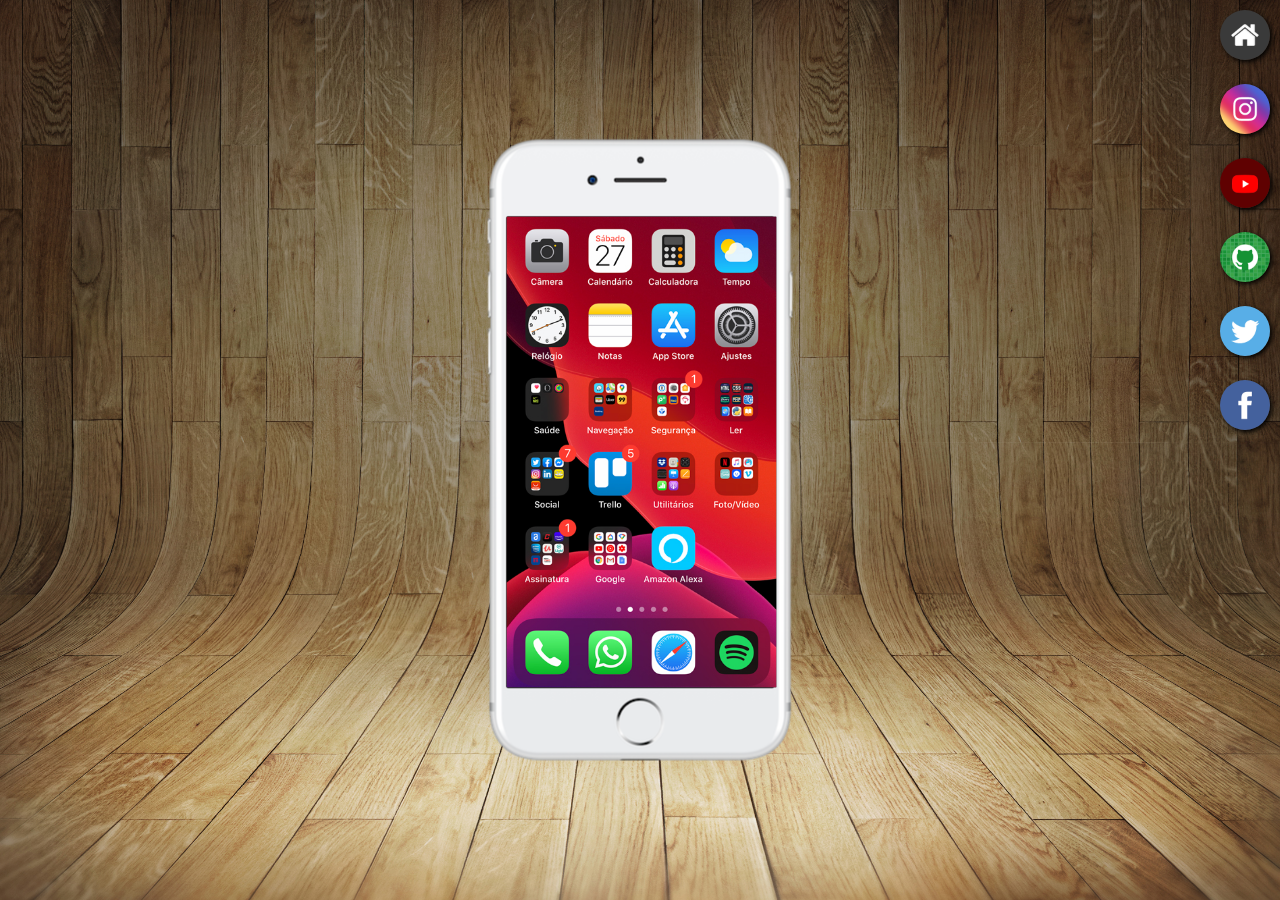
<file: index.html>
<!DOCTYPE html>
<html lang="pt-br">
<head>
    <meta charset="UTF-8">
    <meta http-equiv="X-UA-Compatible" content="IE=edge">
    <meta name="viewport" content="width=device-width, initial-scale=1.0">
    <link rel="shortcut icon" href="favicon.ico" type="image/x-icon">
    <link rel="stylesheet" href="styles/style.css">
    <title>Projeto Socials</title>
</head>
<body>
    <main>
       <section id="tlf">
        <iframe src="home.html" name="tela" id="tela" frameborder="0"></iframe>
       </section>

       <section id="socials">

        <a href="home.html" target="tela"><img src="imagens/logo-home.jpg" alt="Home"></a> <br>

        <a href="ig.html" target="tela"><img src="imagens/logo-instagram.jpg" alt=""></a> <br>

        <a href="yt.html" target="tela"><img src="imagens/logo-youtube.jpg" alt=""></a> <br>

        <a href="gt.html" target="tela"><img src="imagens/logo-github.jpg" alt=""></a> <br>

        <a href="tt.html" target="tela"><img src="imagens/logo-twitter.jpg" alt=""></a> <br>

        <a href="fb.html" target="tela"><img src="imagens/logo-facebook.jpg" alt=""></a> <br>

        
        
       </section> 
    </main>
</body>
</html>
</file>
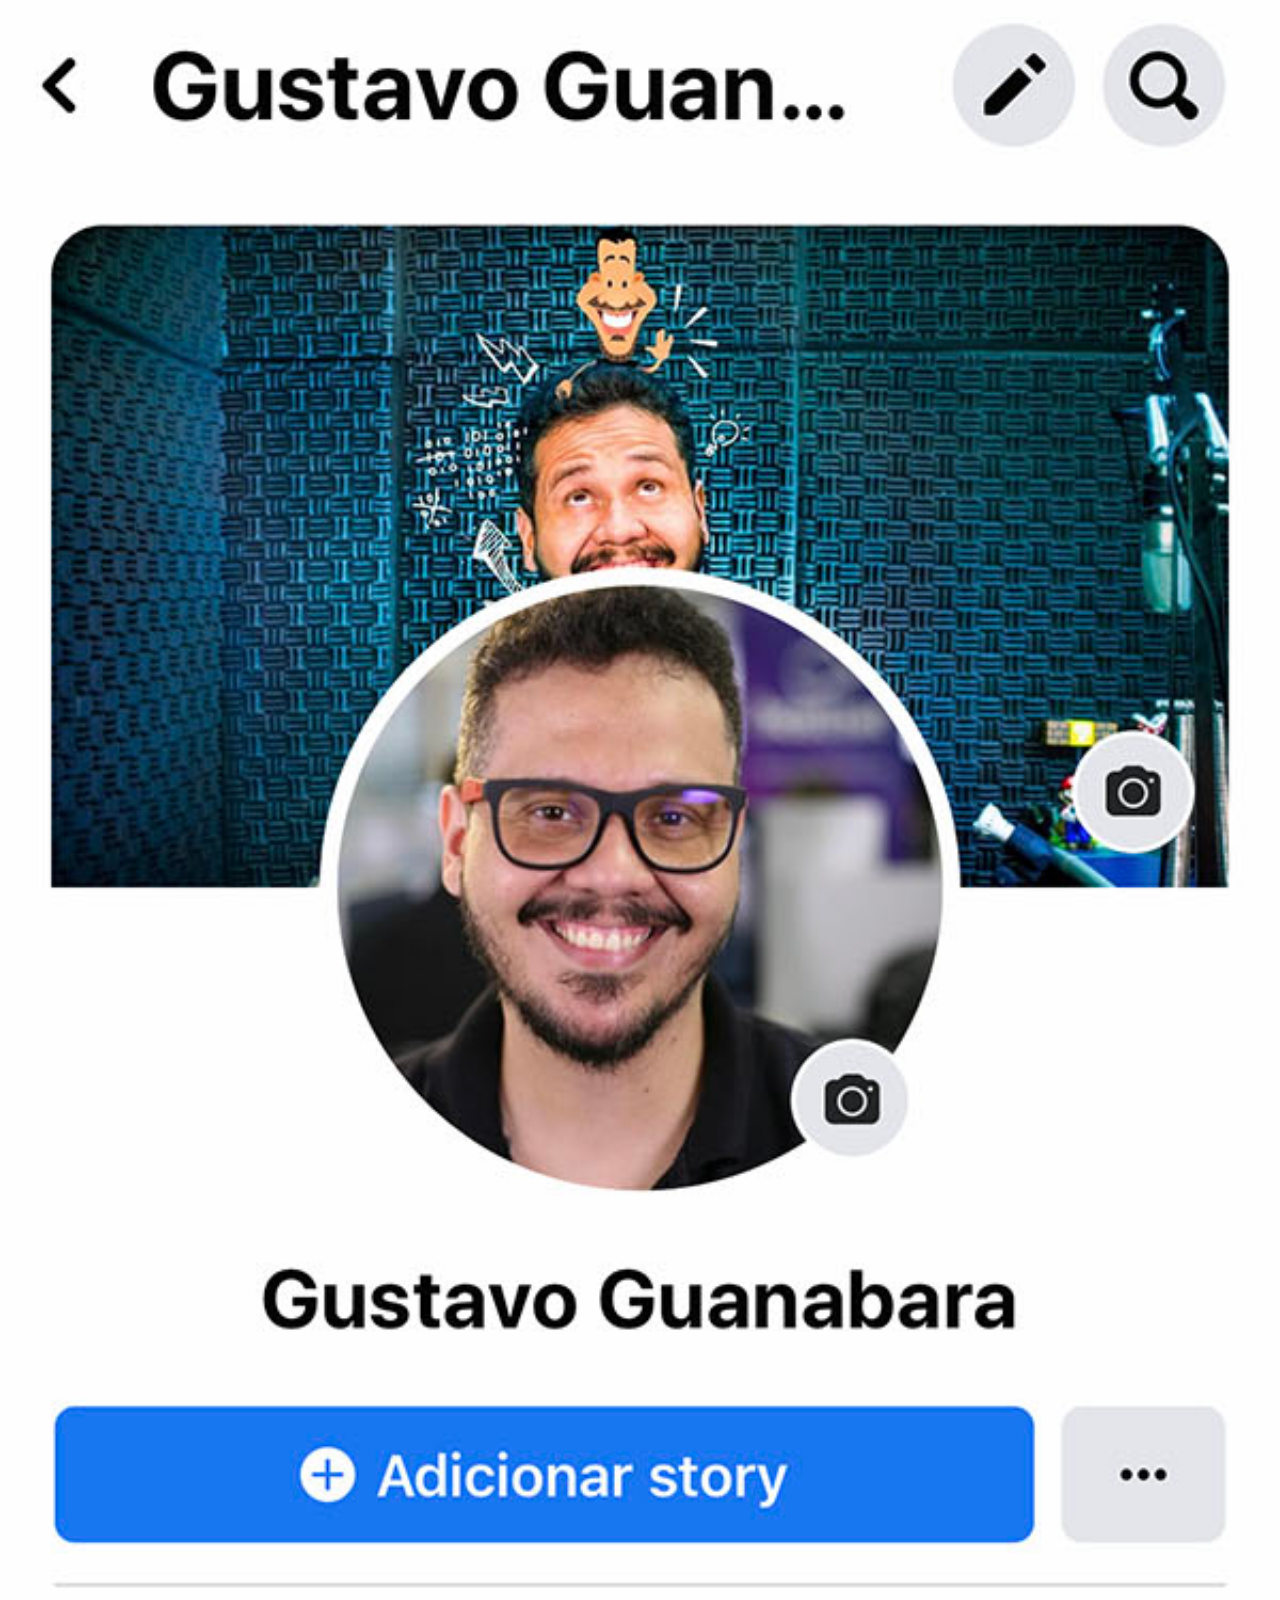
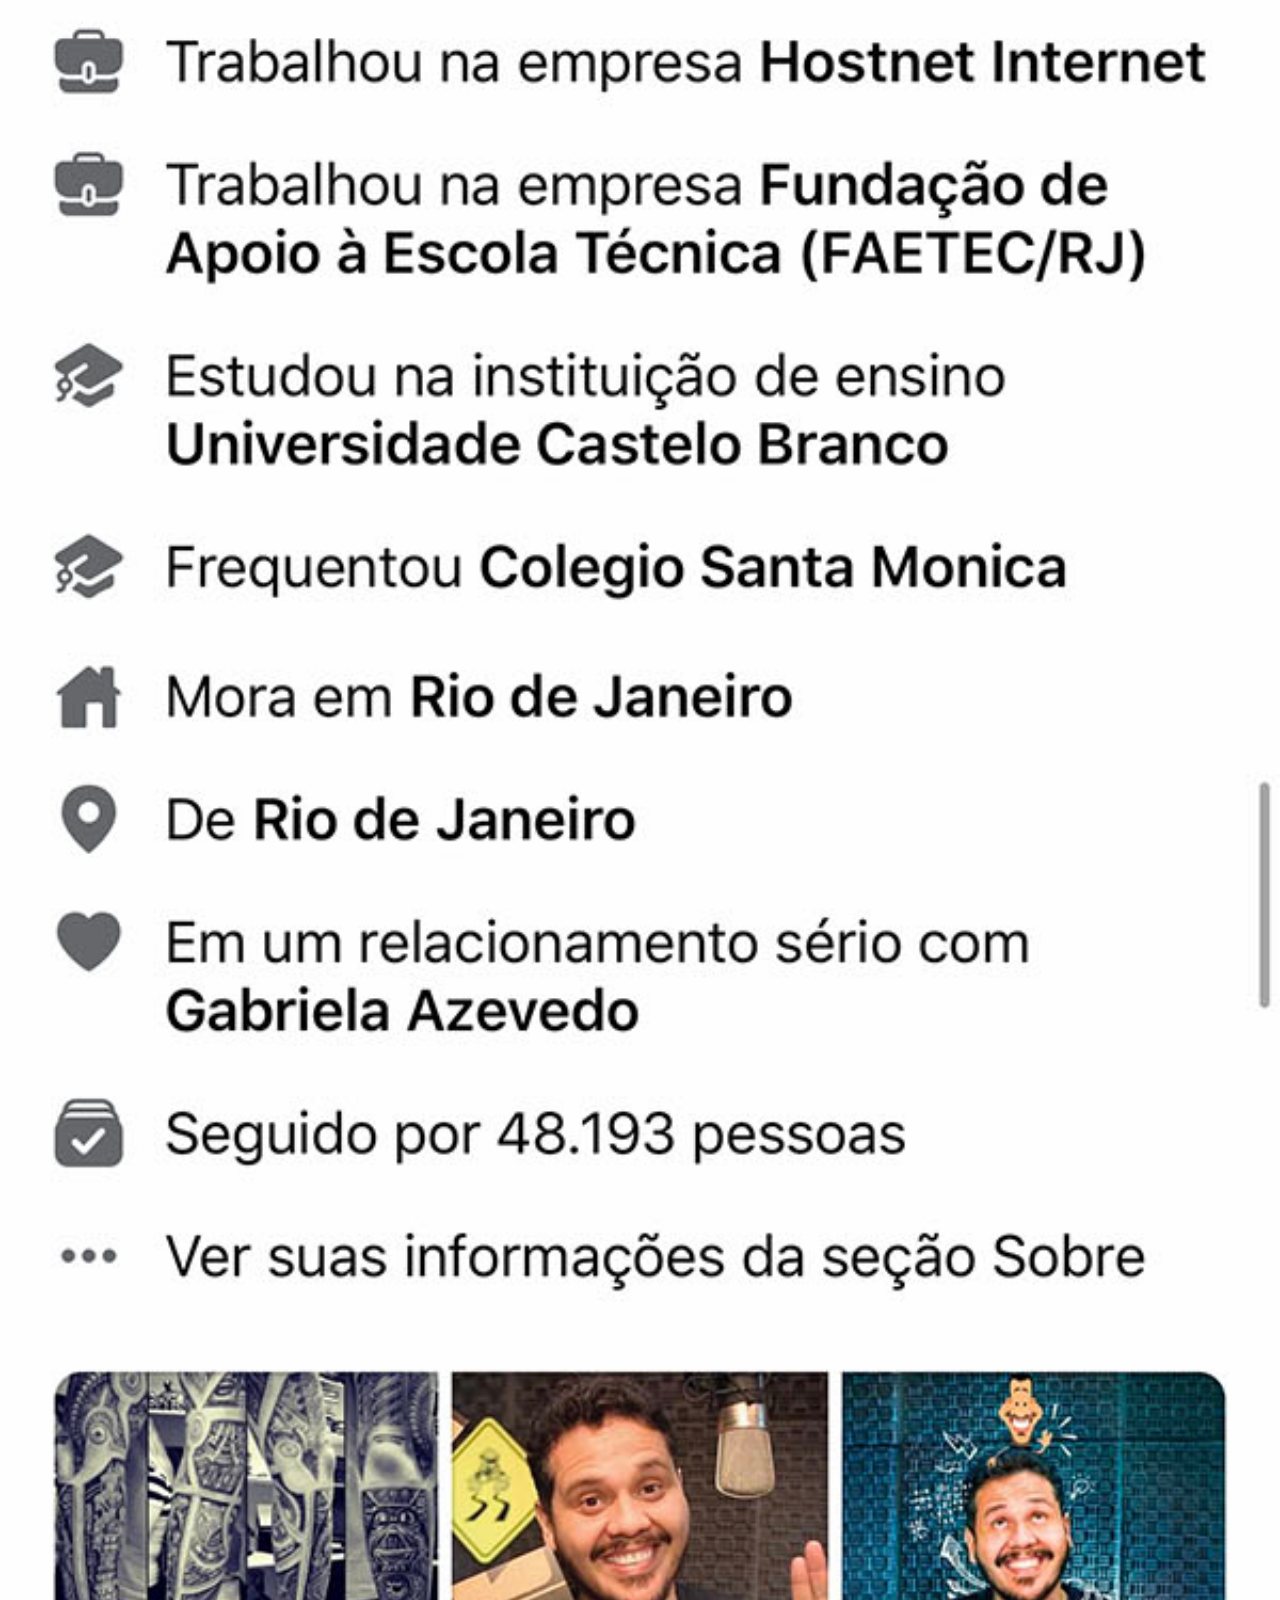
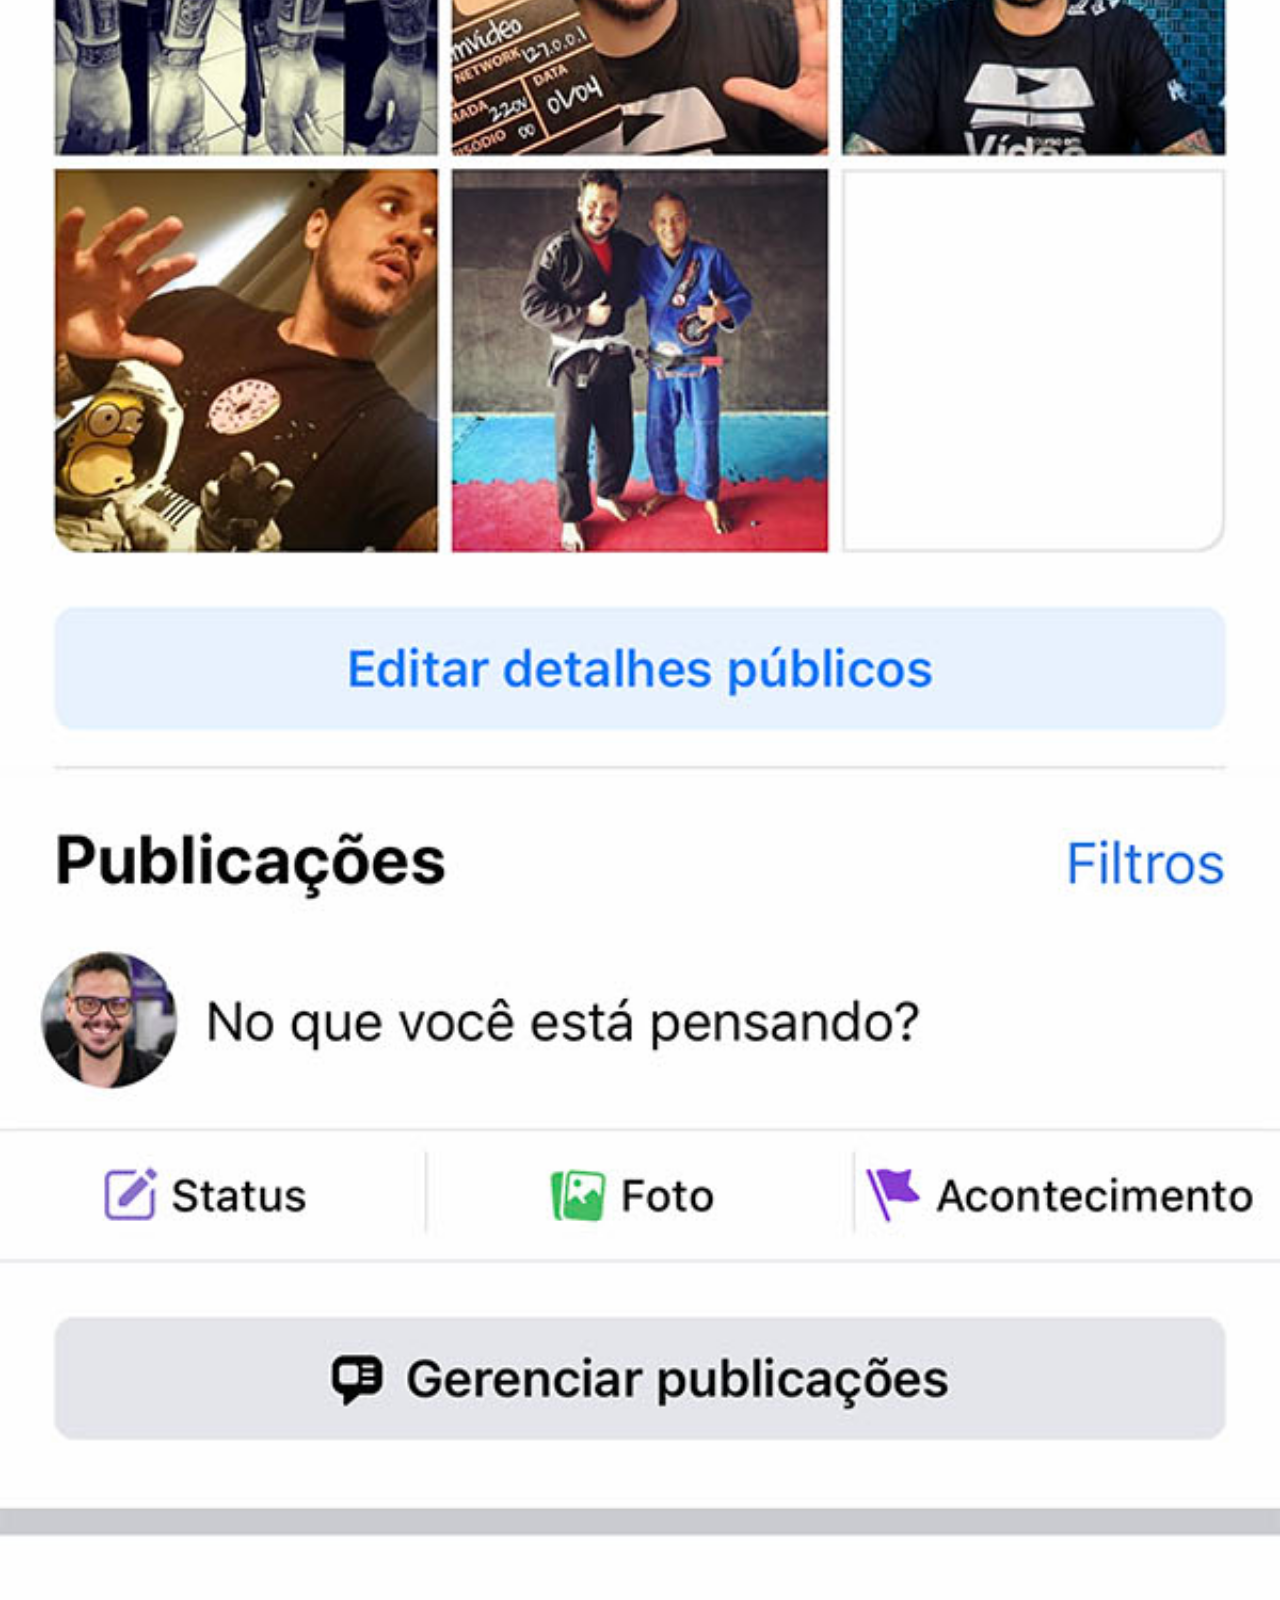
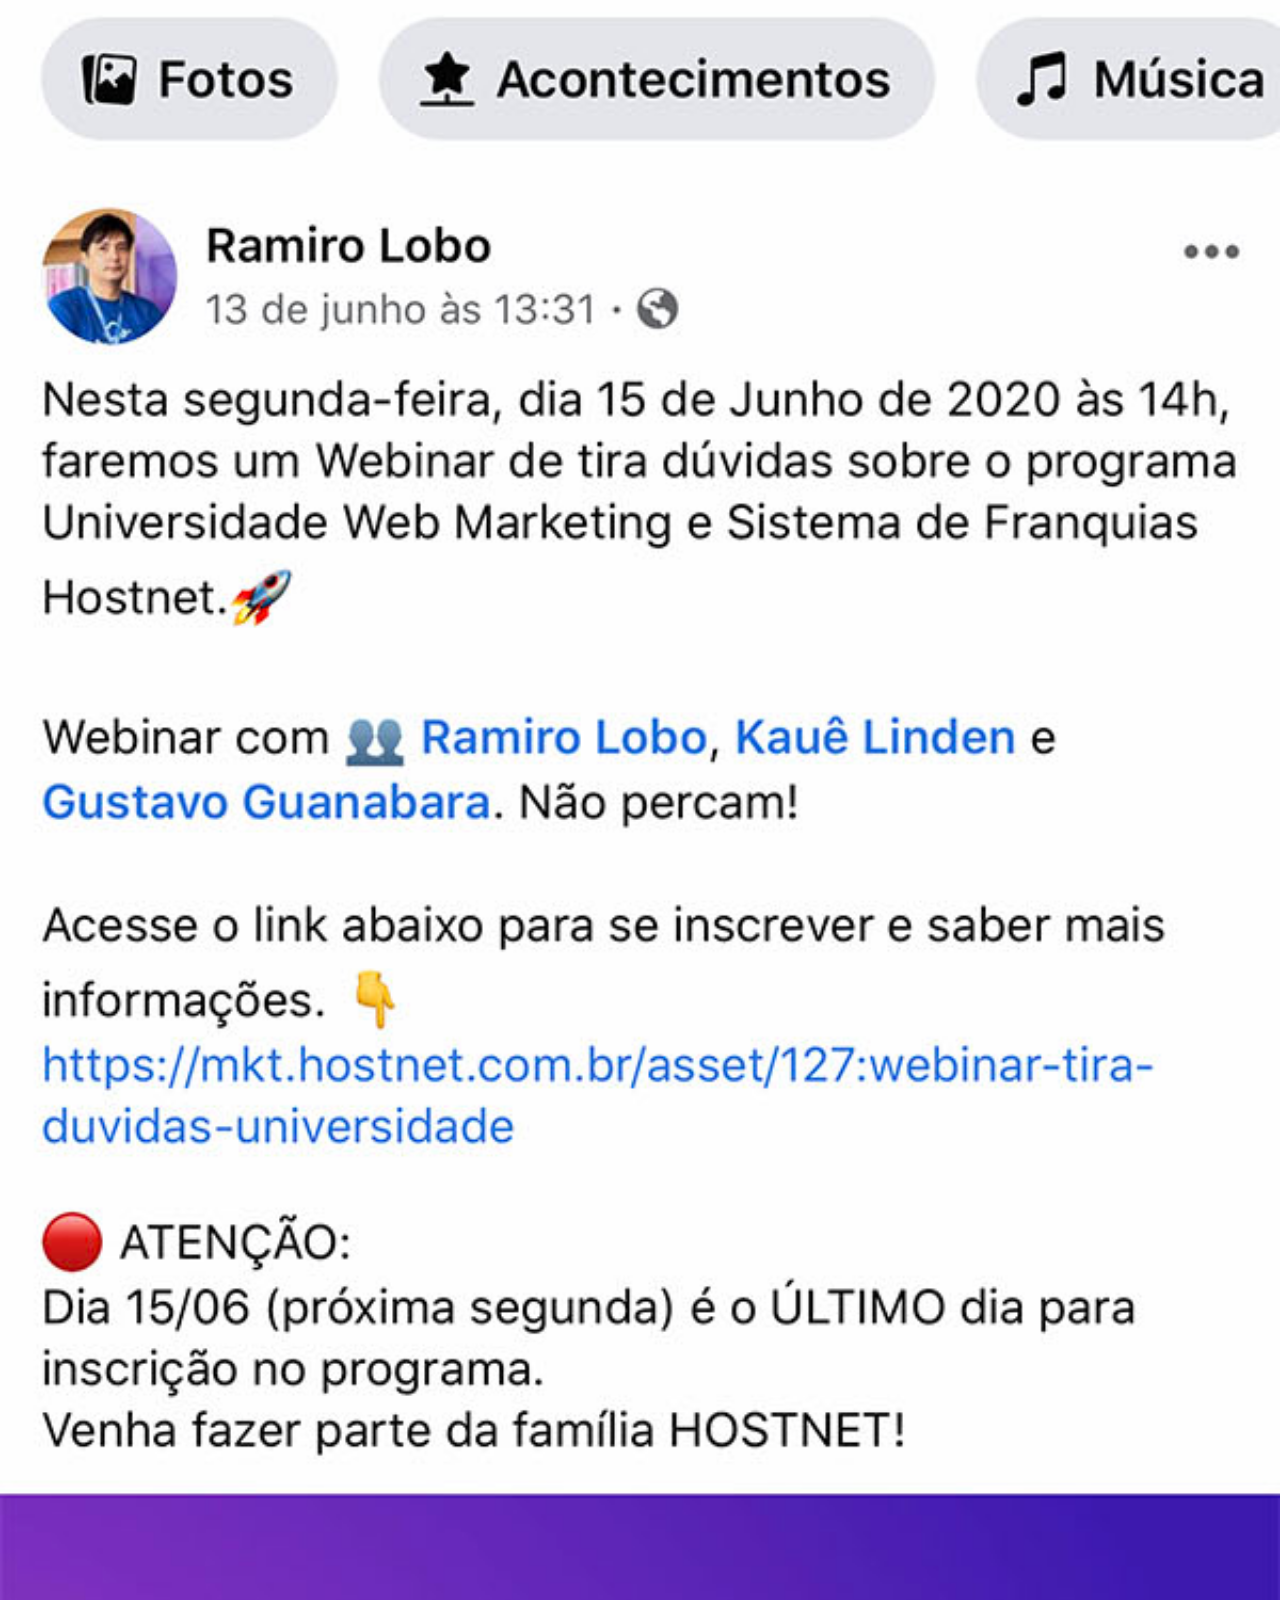
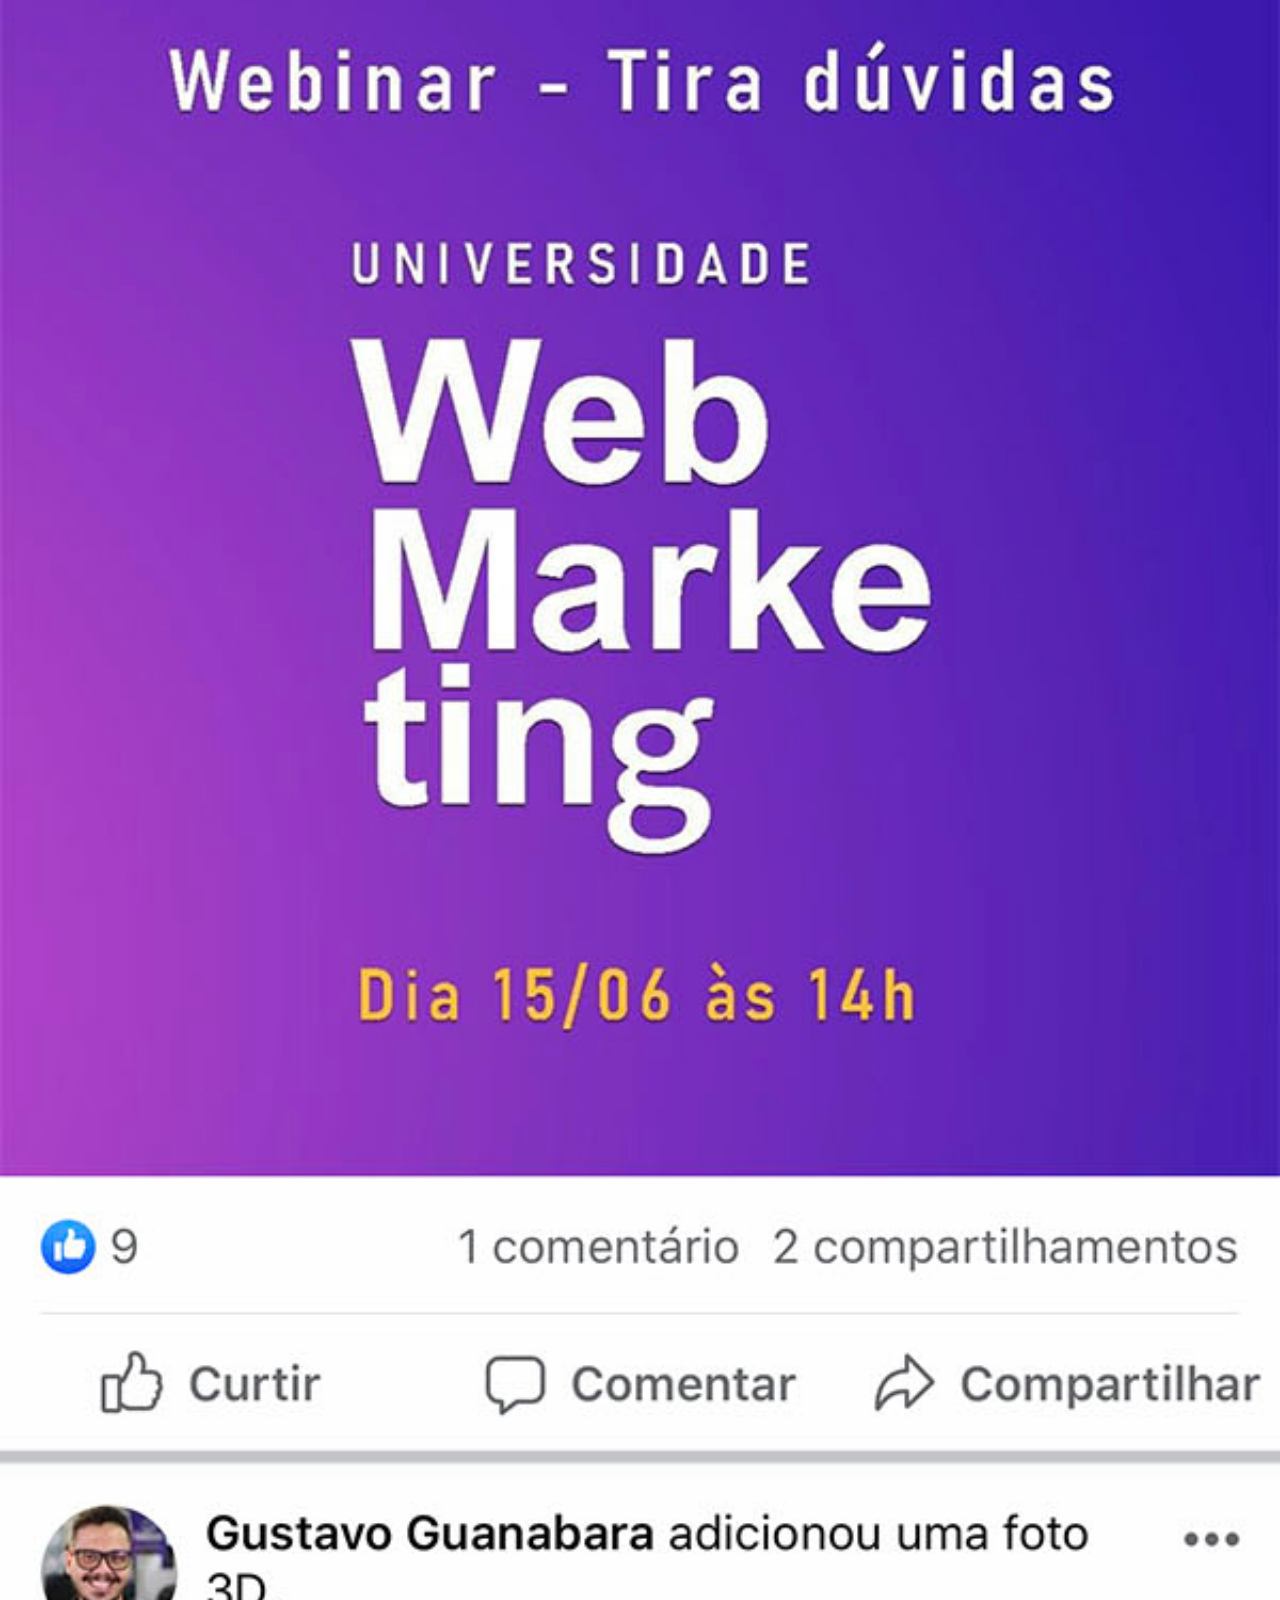
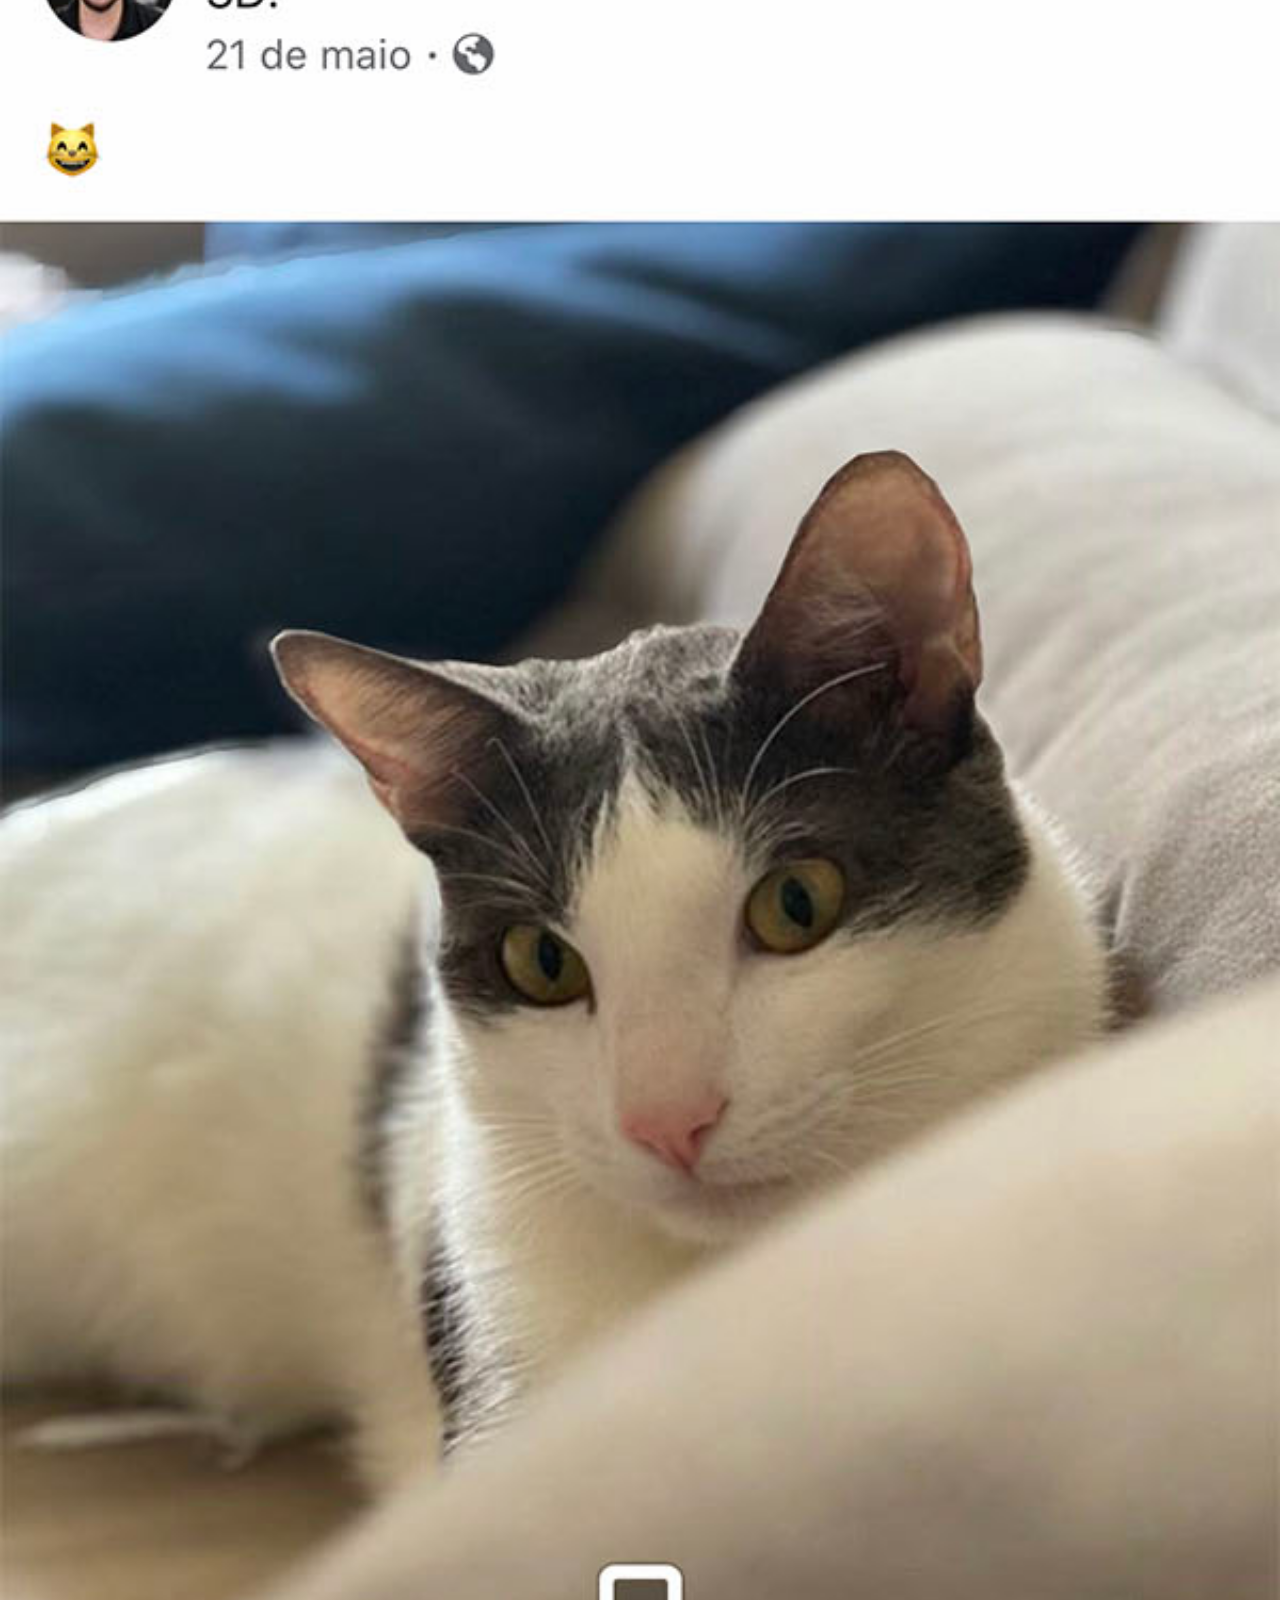
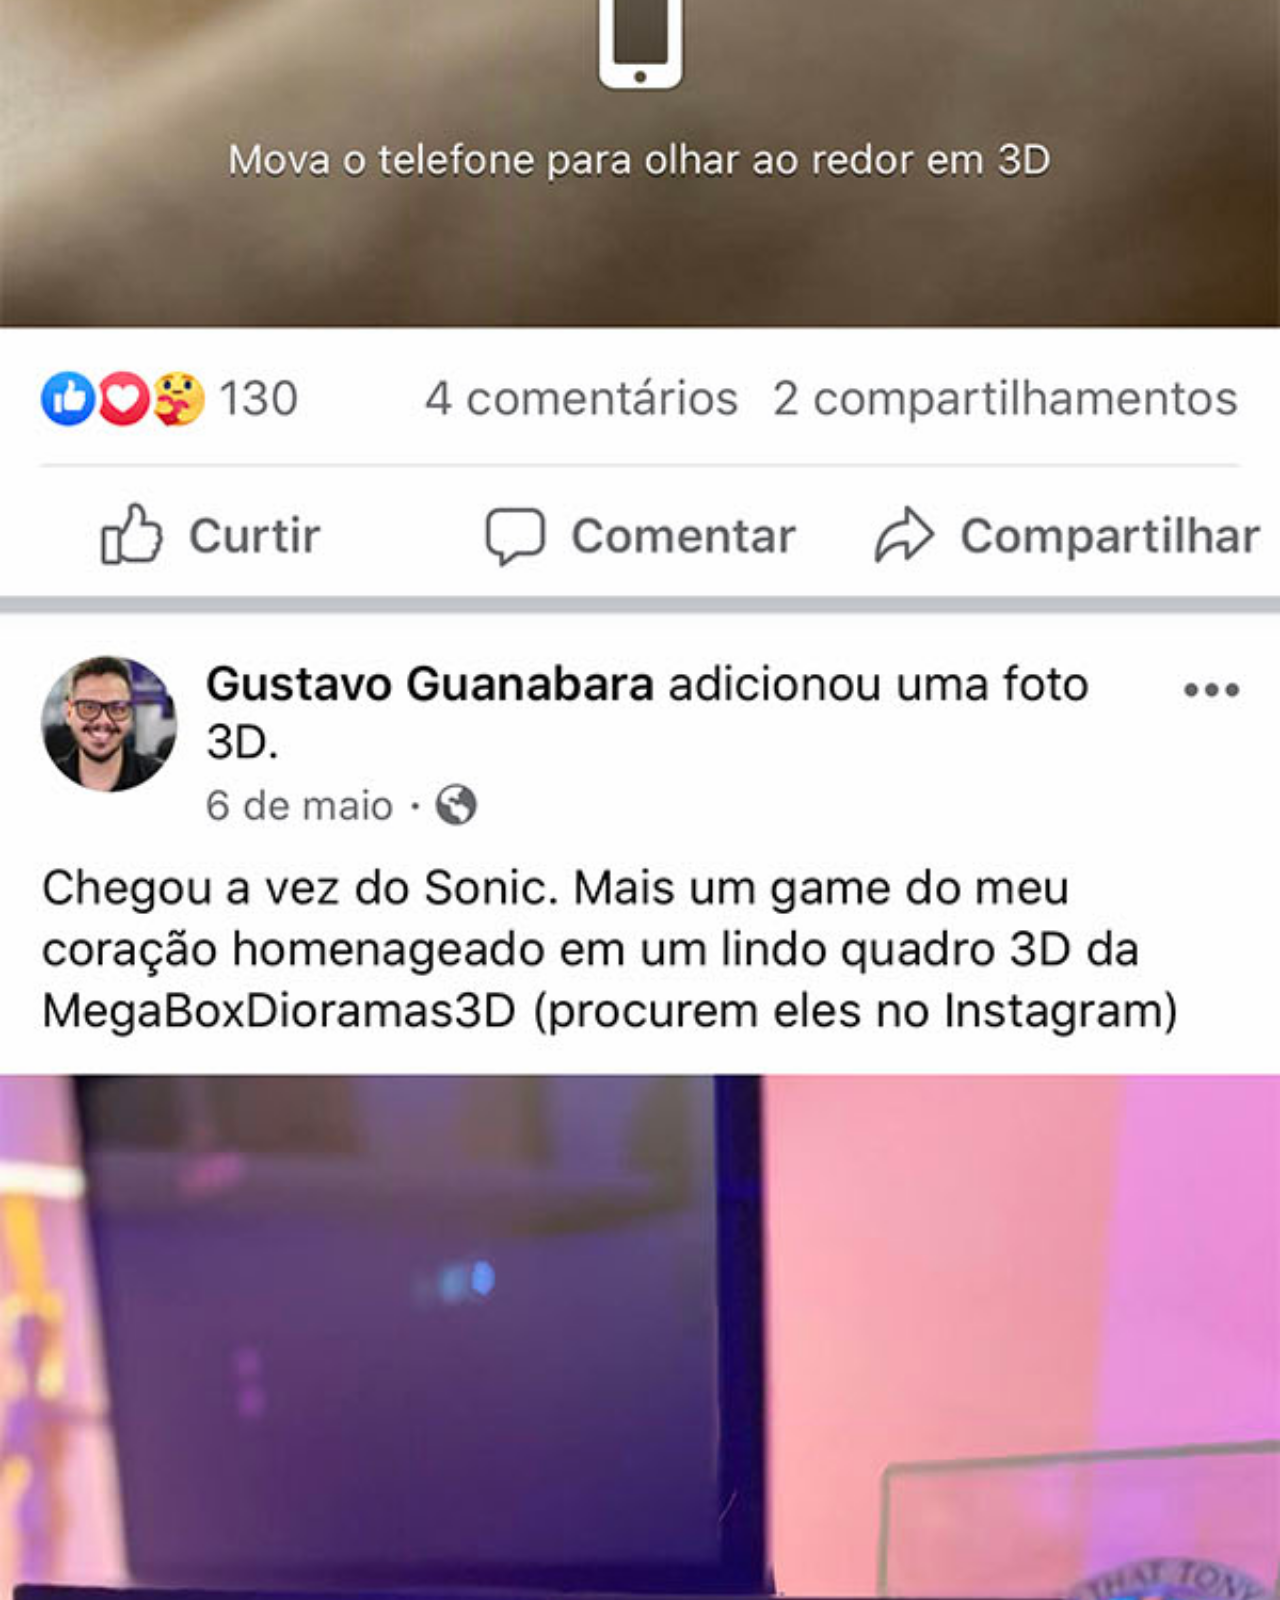
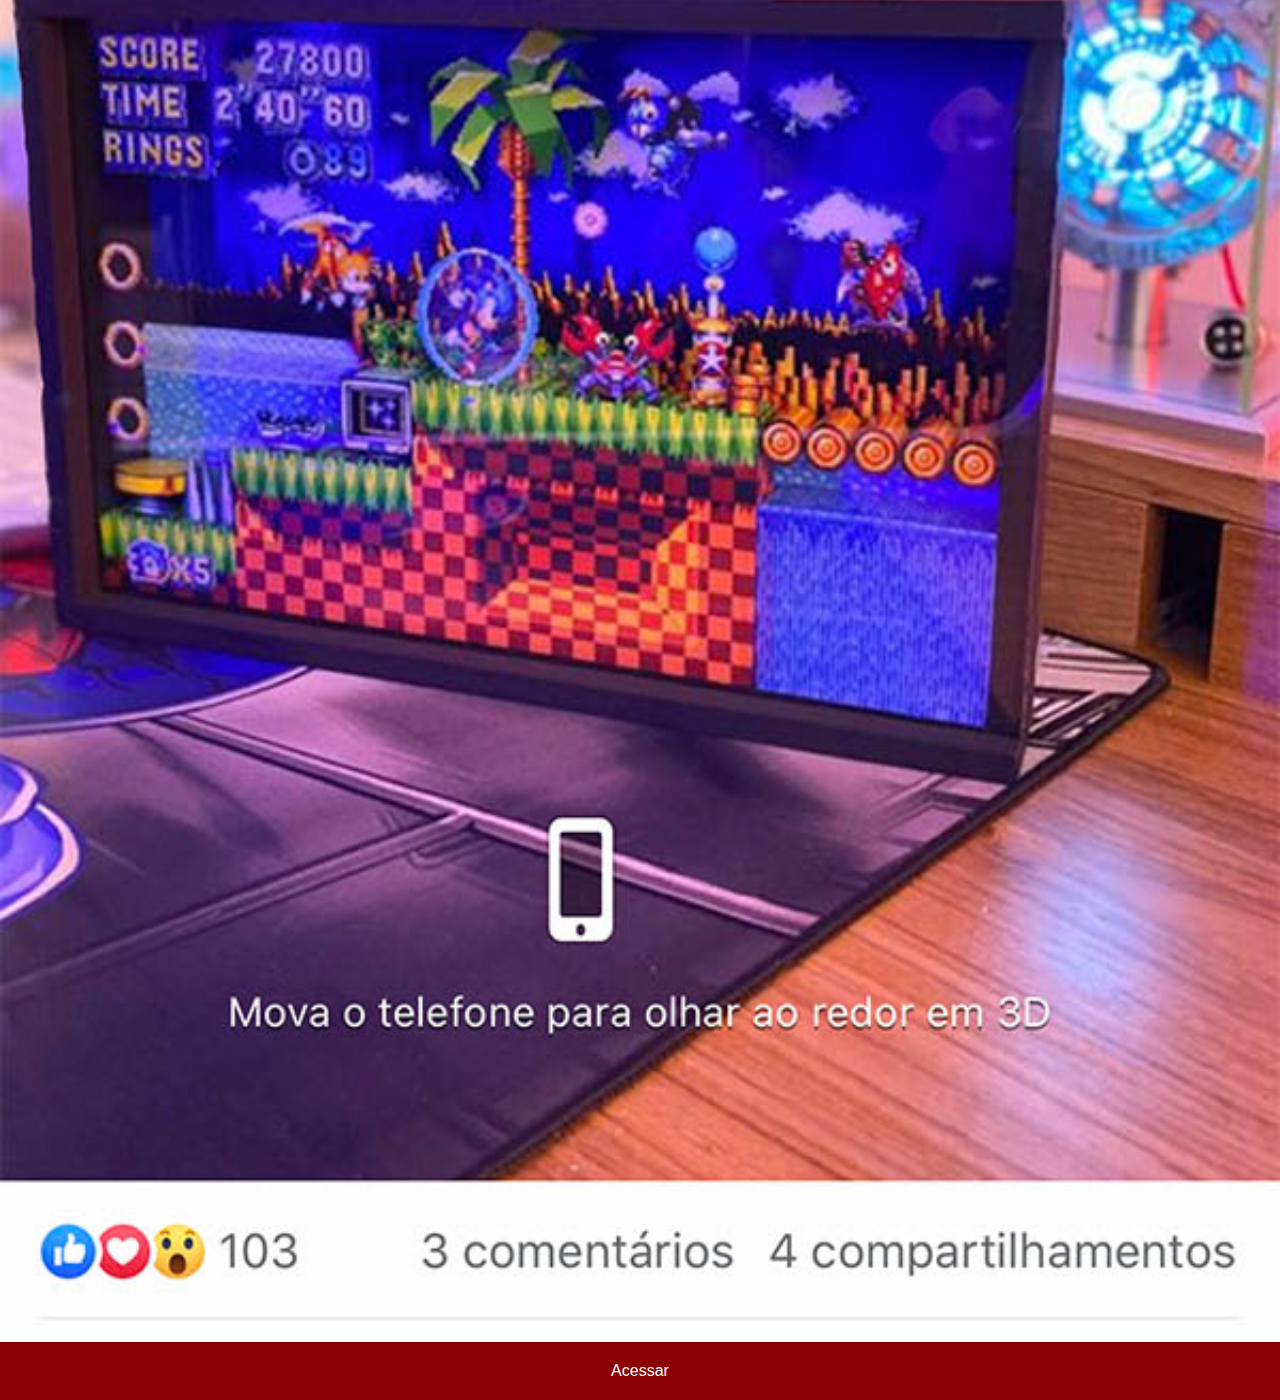
<file: fb.html>
<!DOCTYPE html>
<html lang="en">
<head>
    <meta charset="UTF-8">
    <meta http-equiv="X-UA-Compatible" content="IE=edge">
    <meta name="viewport" content="width=device-width, initial-scale=1.0">
    <title>Document</title> 
    <style>
        *{
            margin: 0px;
            padding: 0px;
            font-family: 'Franklin Gothic Medium', 'Arial Narrow', Arial, sans-serif;
        }
        ::-webkit-scrollbar{
            width: 0px;
            margin: 0px;
        }
        img{
        width: 100vw;
        }
        a{
            display: block;
            background-color: darkred;
            padding: 20px;
            text-align: center;
            color: white;
            text-decoration: none;
        }
        a:hover{
            background-color: rgb(105, 8, 8);
            transform: translate(-3px, -3px);
    box-shadow: 5px 5px 10px black;
    transition: transform 0.5s, border 1px;
        }
            </style>
        </head>
        <body>
            <img src="imagens/tela-facebook.jpg" alt="">
            <a href="https://facebook.com/gustavoguanabara" target="_blank">Acessar</a>
        </body>
        </html>
</file>
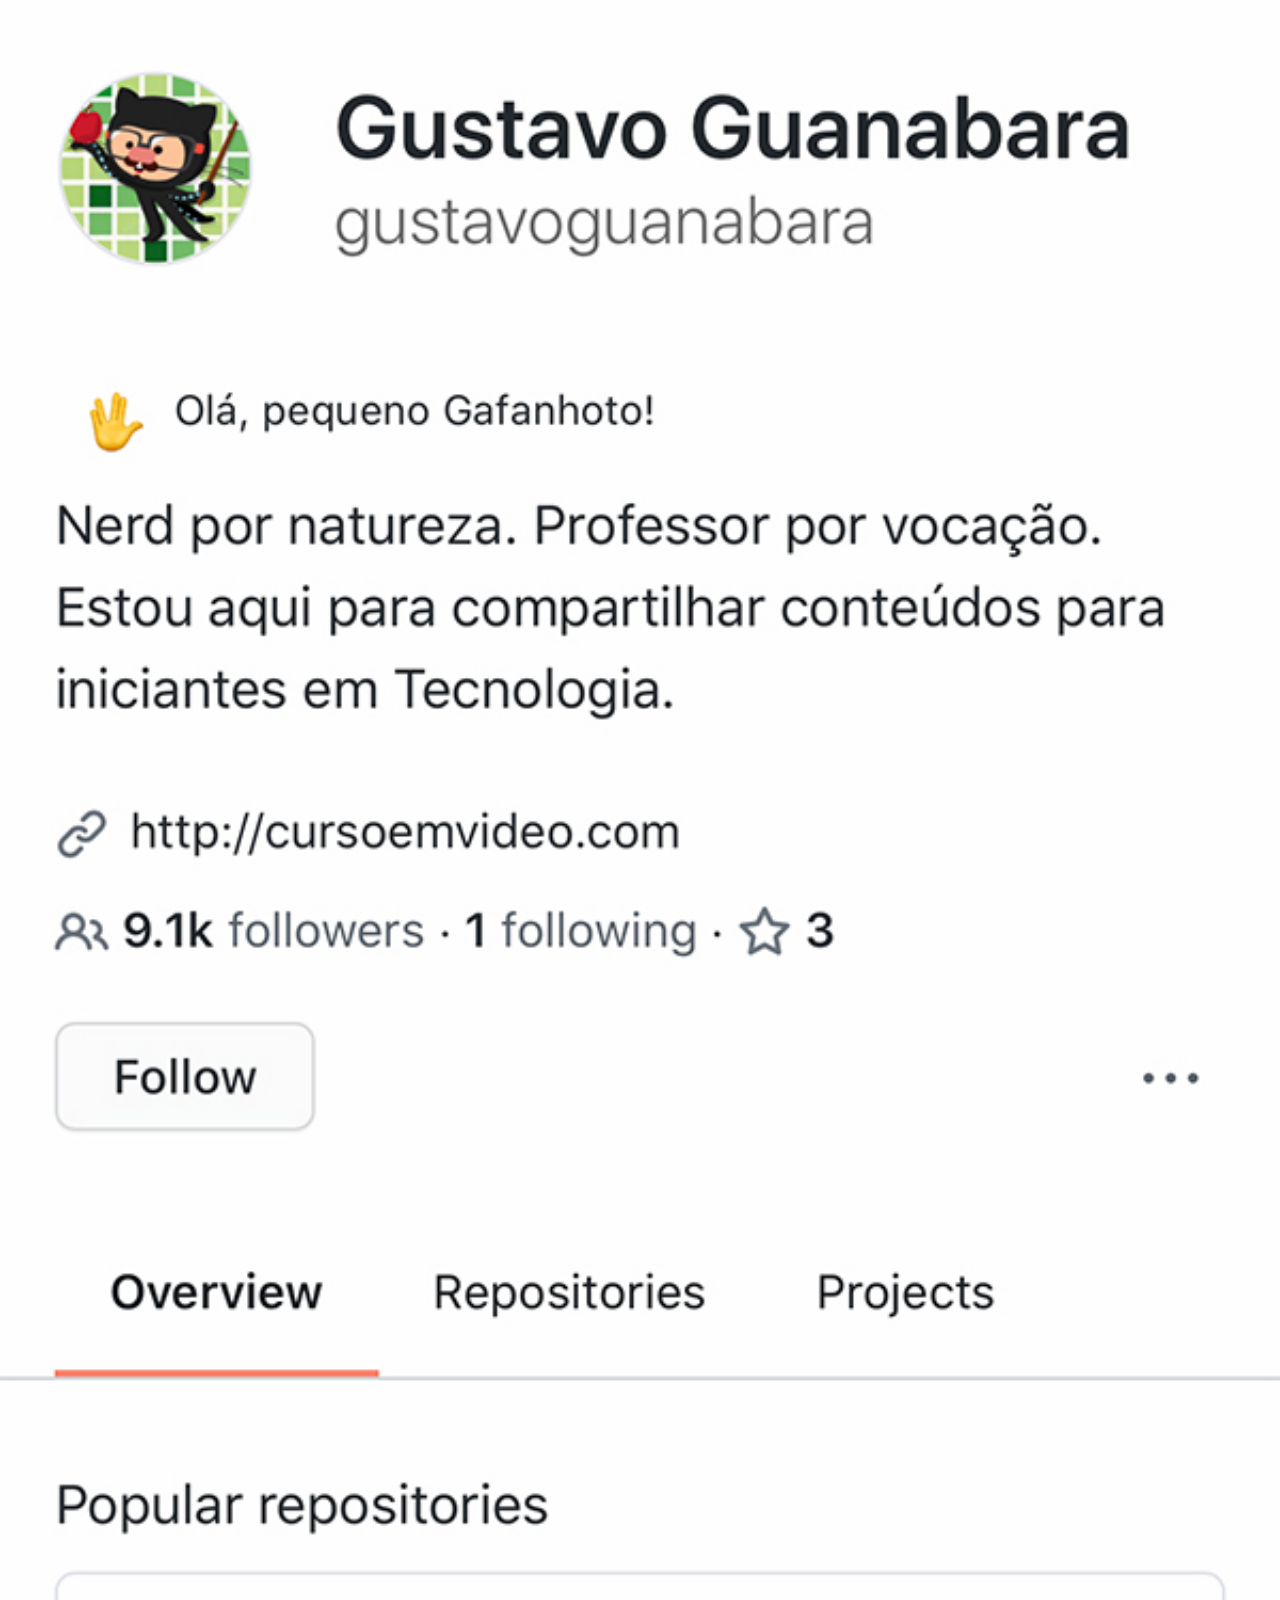
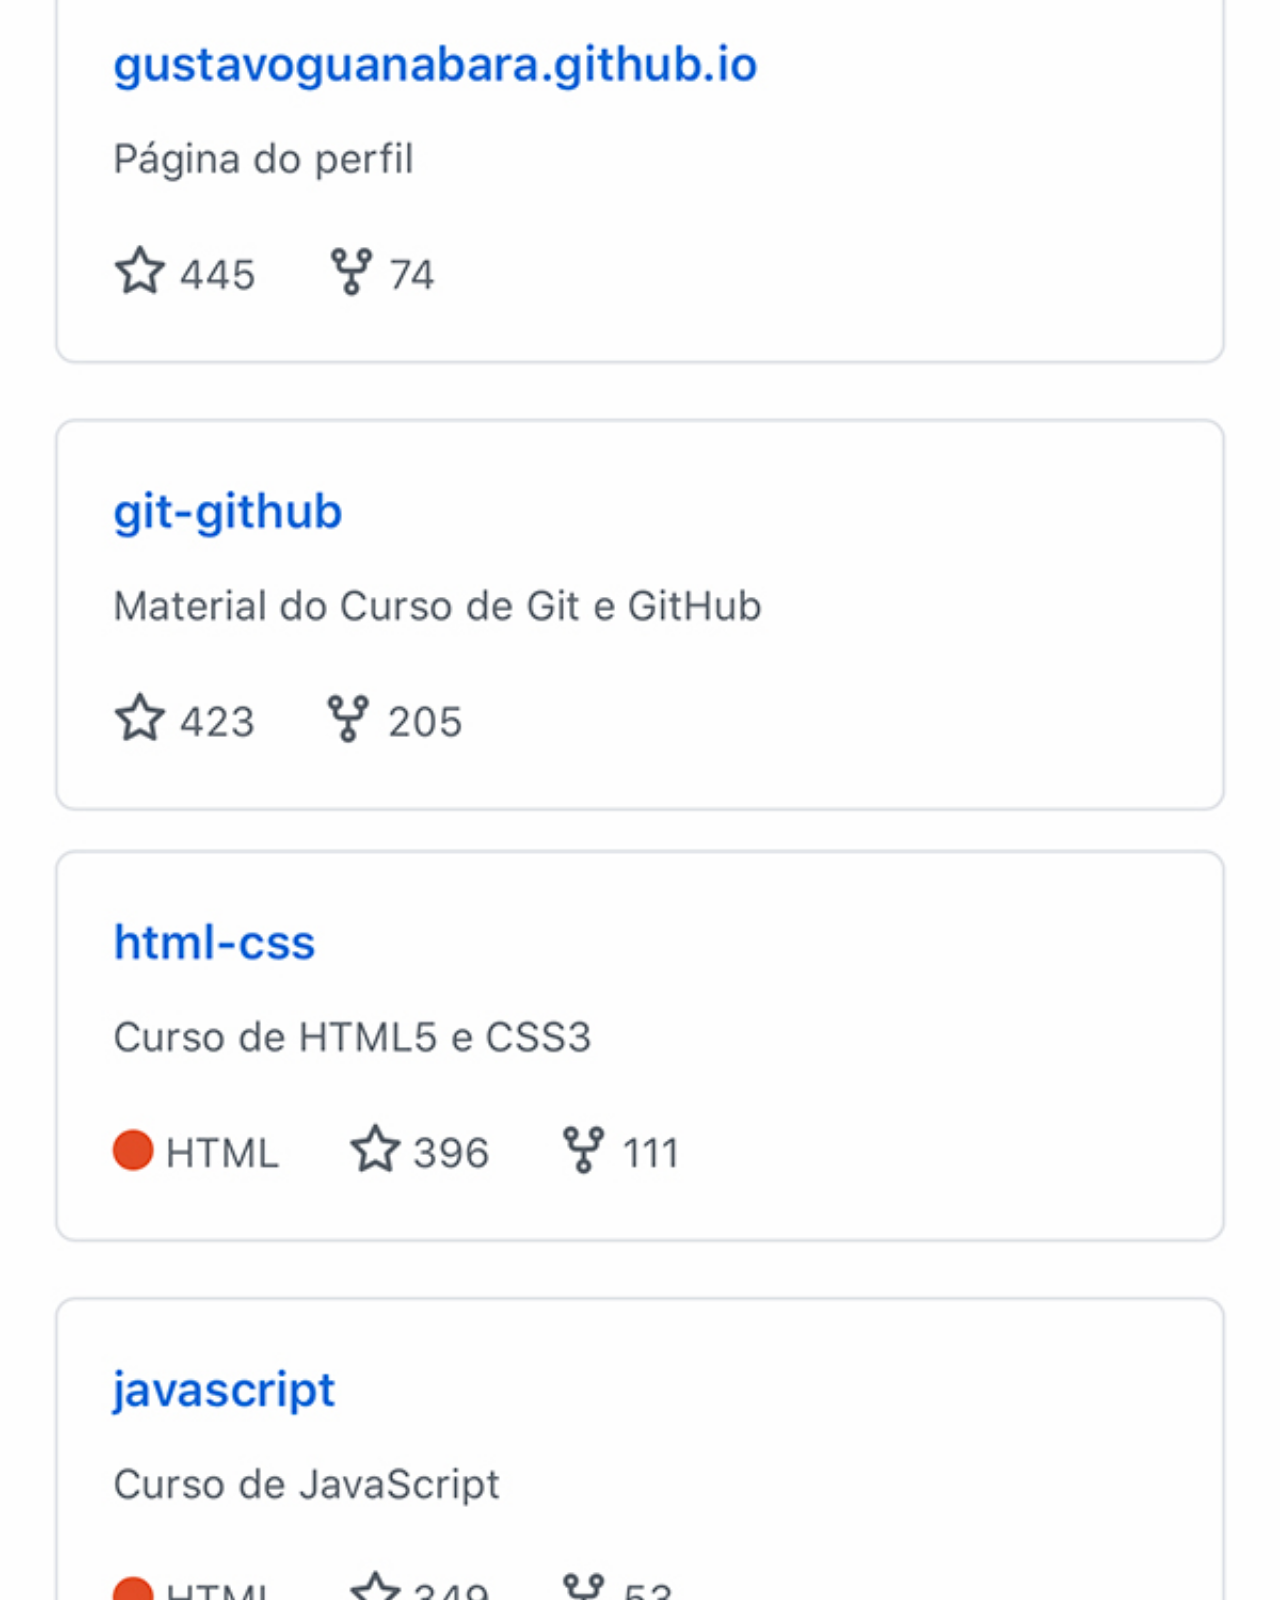
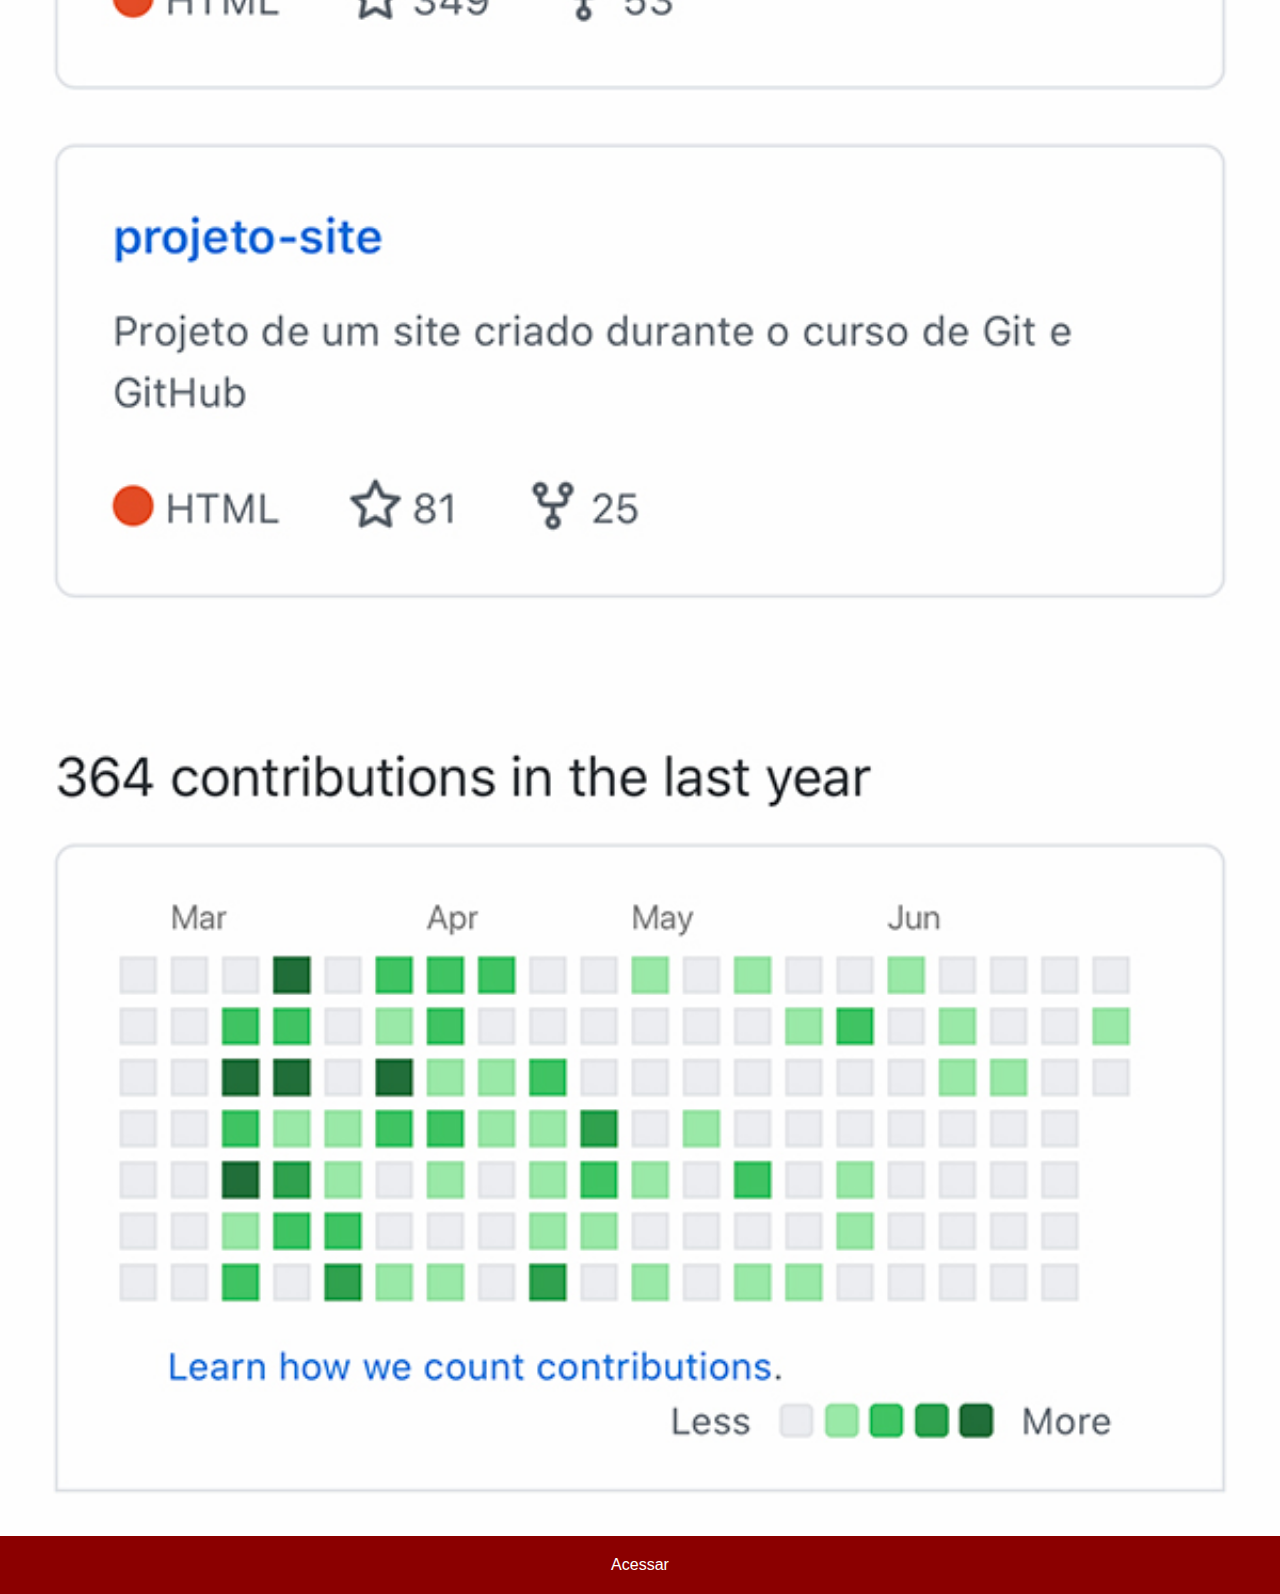
<file: gt.html>
<!DOCTYPE html>
<html lang="en">
<head>
    <meta charset="UTF-8">
    <meta http-equiv="X-UA-Compatible" content="IE=edge">
    <meta name="viewport" content="width=device-width, initial-scale=1.0">
    <title>Document</title> 
    <style>
        *{
            margin: 0px;
            padding: 0px;
            font-family: 'Franklin Gothic Medium', 'Arial Narrow', Arial, sans-serif;
        }
        ::-webkit-scrollbar{
            width: 0px;
            margin: 0px;
        }
        img{
        width: 100vw;
        }
        a{
            display: block;
            background-color: darkred;
            padding: 20px;
            text-align: center;
            color: white;
            text-decoration: none;
        }
        a:hover{
            background-color: rgb(105, 8, 8);
            transform: translate(-3px, -3px);
    box-shadow: 5px 5px 10px black;
    transition: transform 0.5s, border 1px;
        }
            </style>
        </head>
        <body>
            <img src="imagens/tela-github.jpg" alt="">
            <a href="https://github.com/gustavoguanabara" target="_blank">Acessar</a>
        </body>
        </html>
</file>
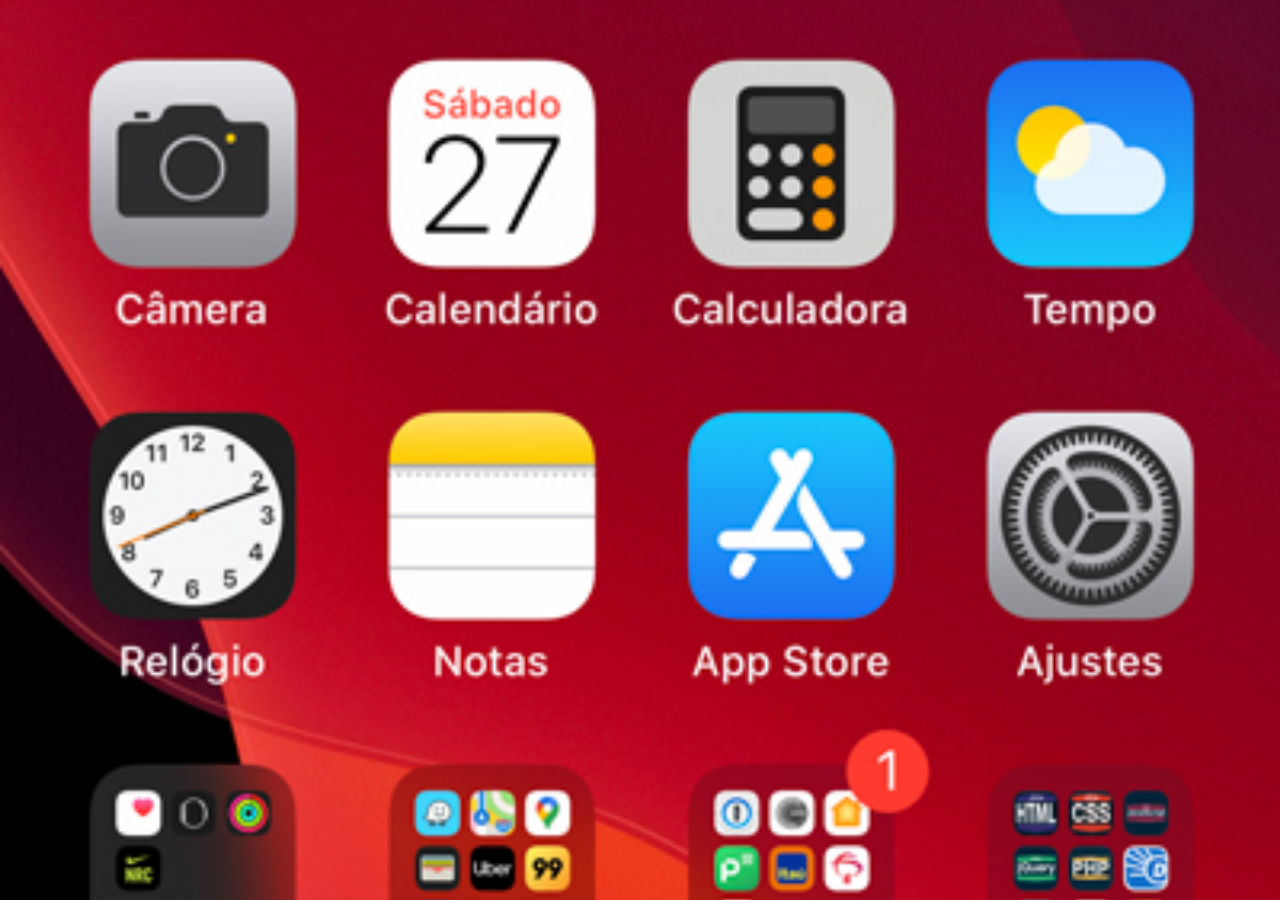
<file: home.html>
<!DOCTYPE html>
<html lang="en">
<head>
    <meta charset="UTF-8">
    <meta http-equiv="X-UA-Compatible" content="IE=edge">
    <meta name="viewport" content="width=device-width, initial-scale=1.0">
    <title>Home</title>
    <style>
        *{
            margin: 0px;
            padding: 0px;
            

        }
        body{
            height: 100vh;
            background: black url(imagens/tela-home.jpg) no-repeat top center;
            background-size: cover;
        }
        
    </style>
</head>
<body>
    
</body>
</html>
</file>
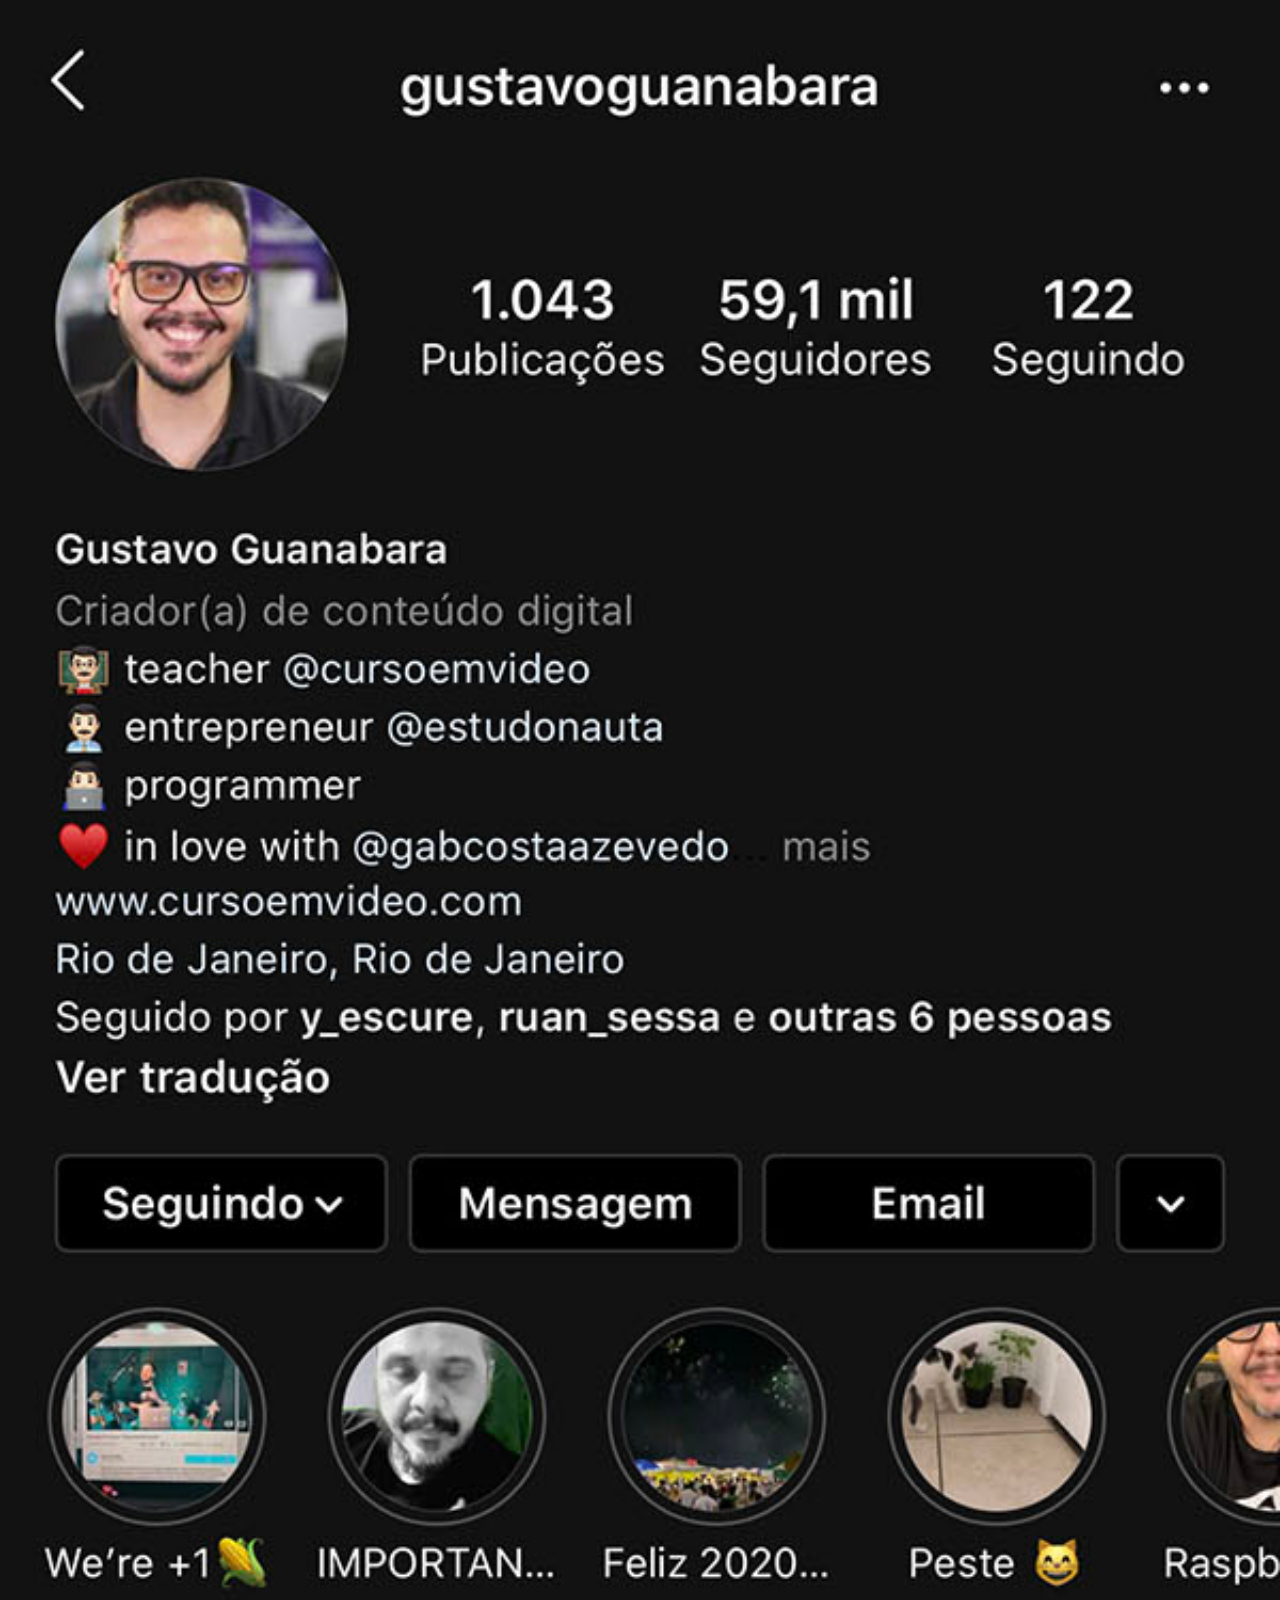
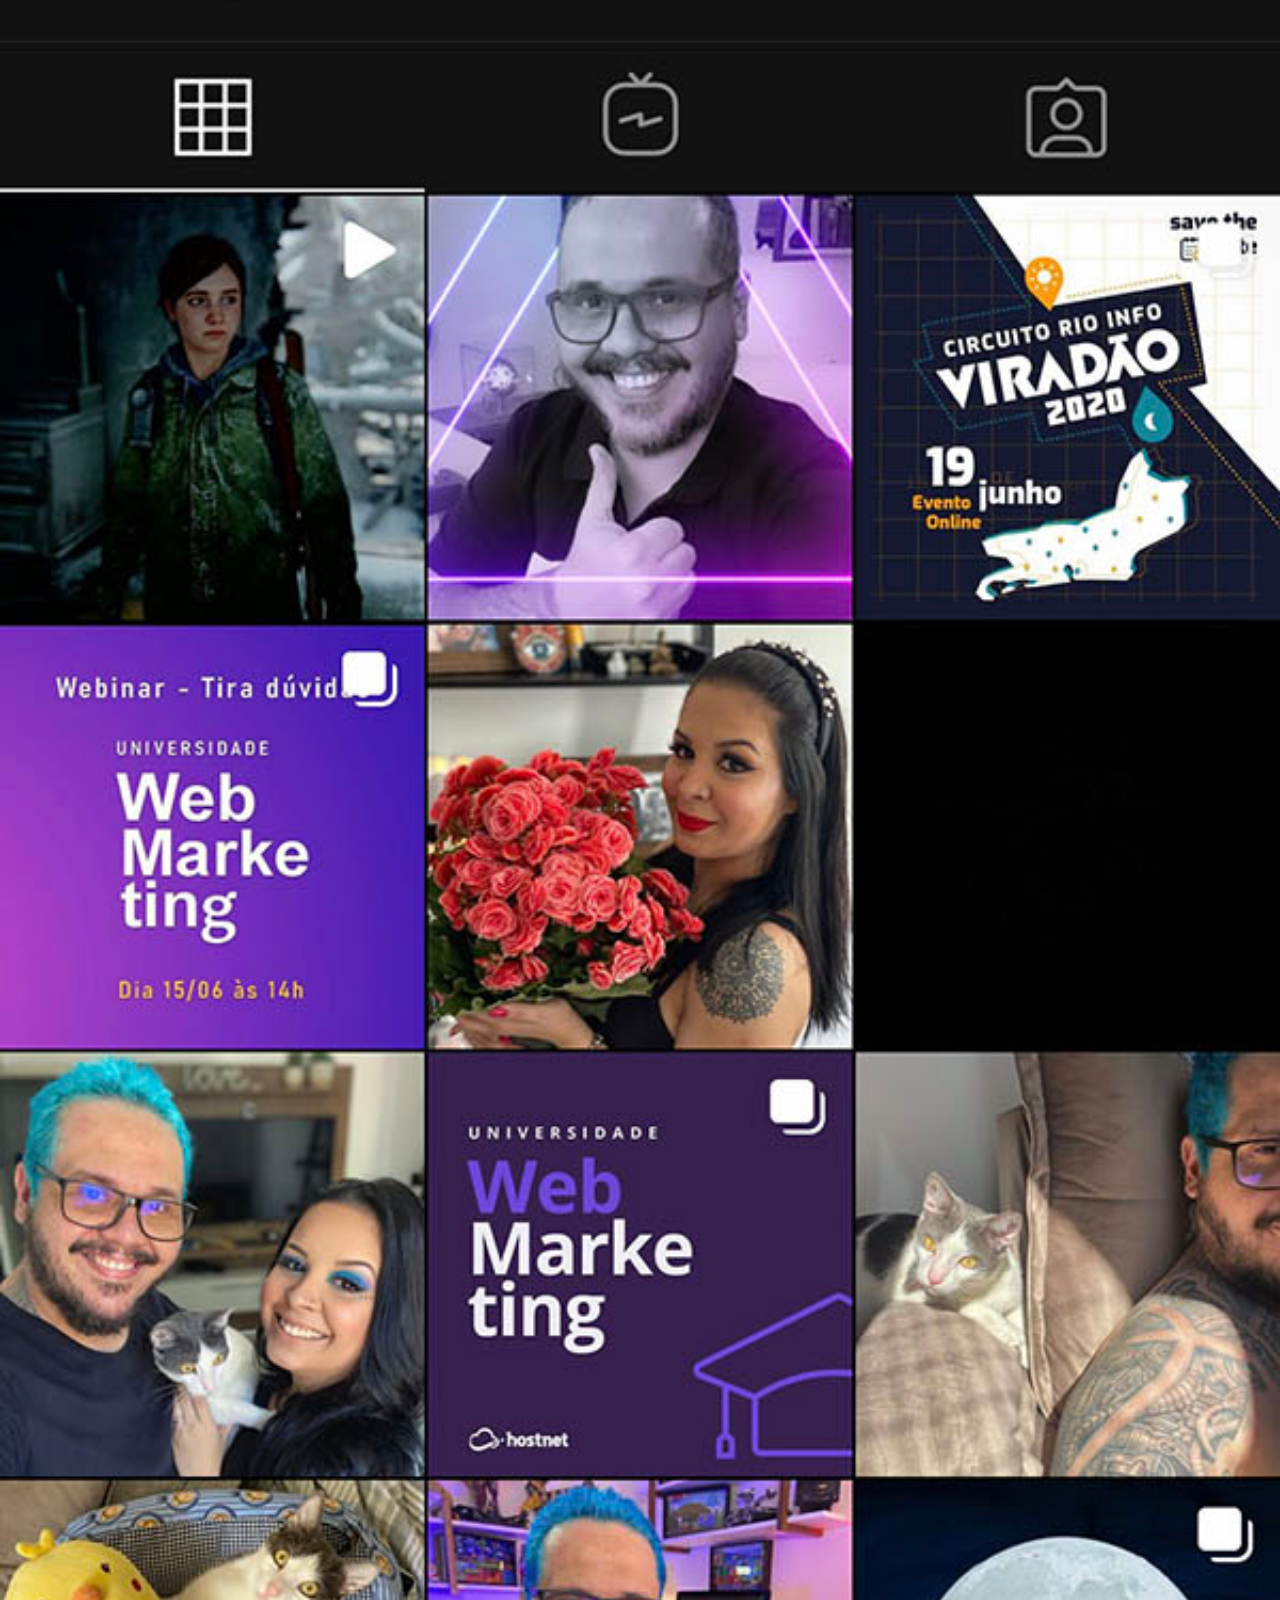
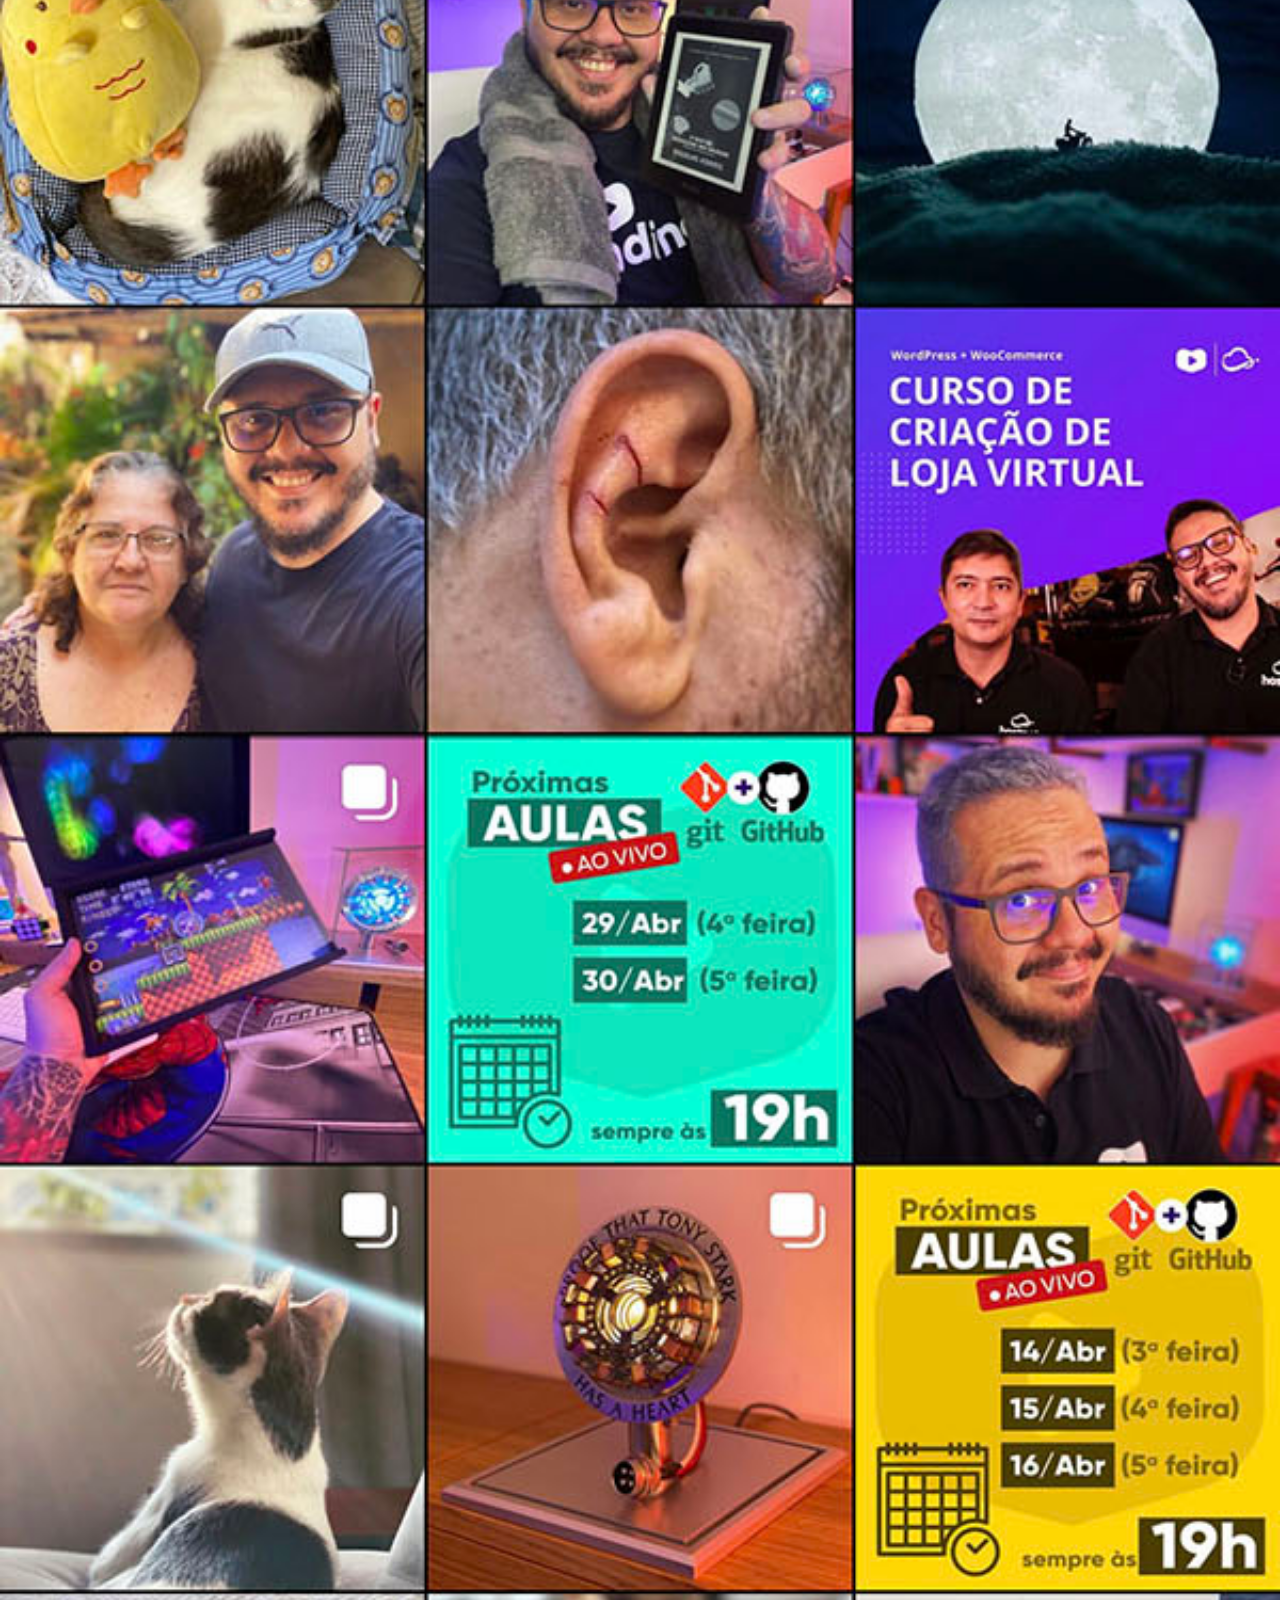
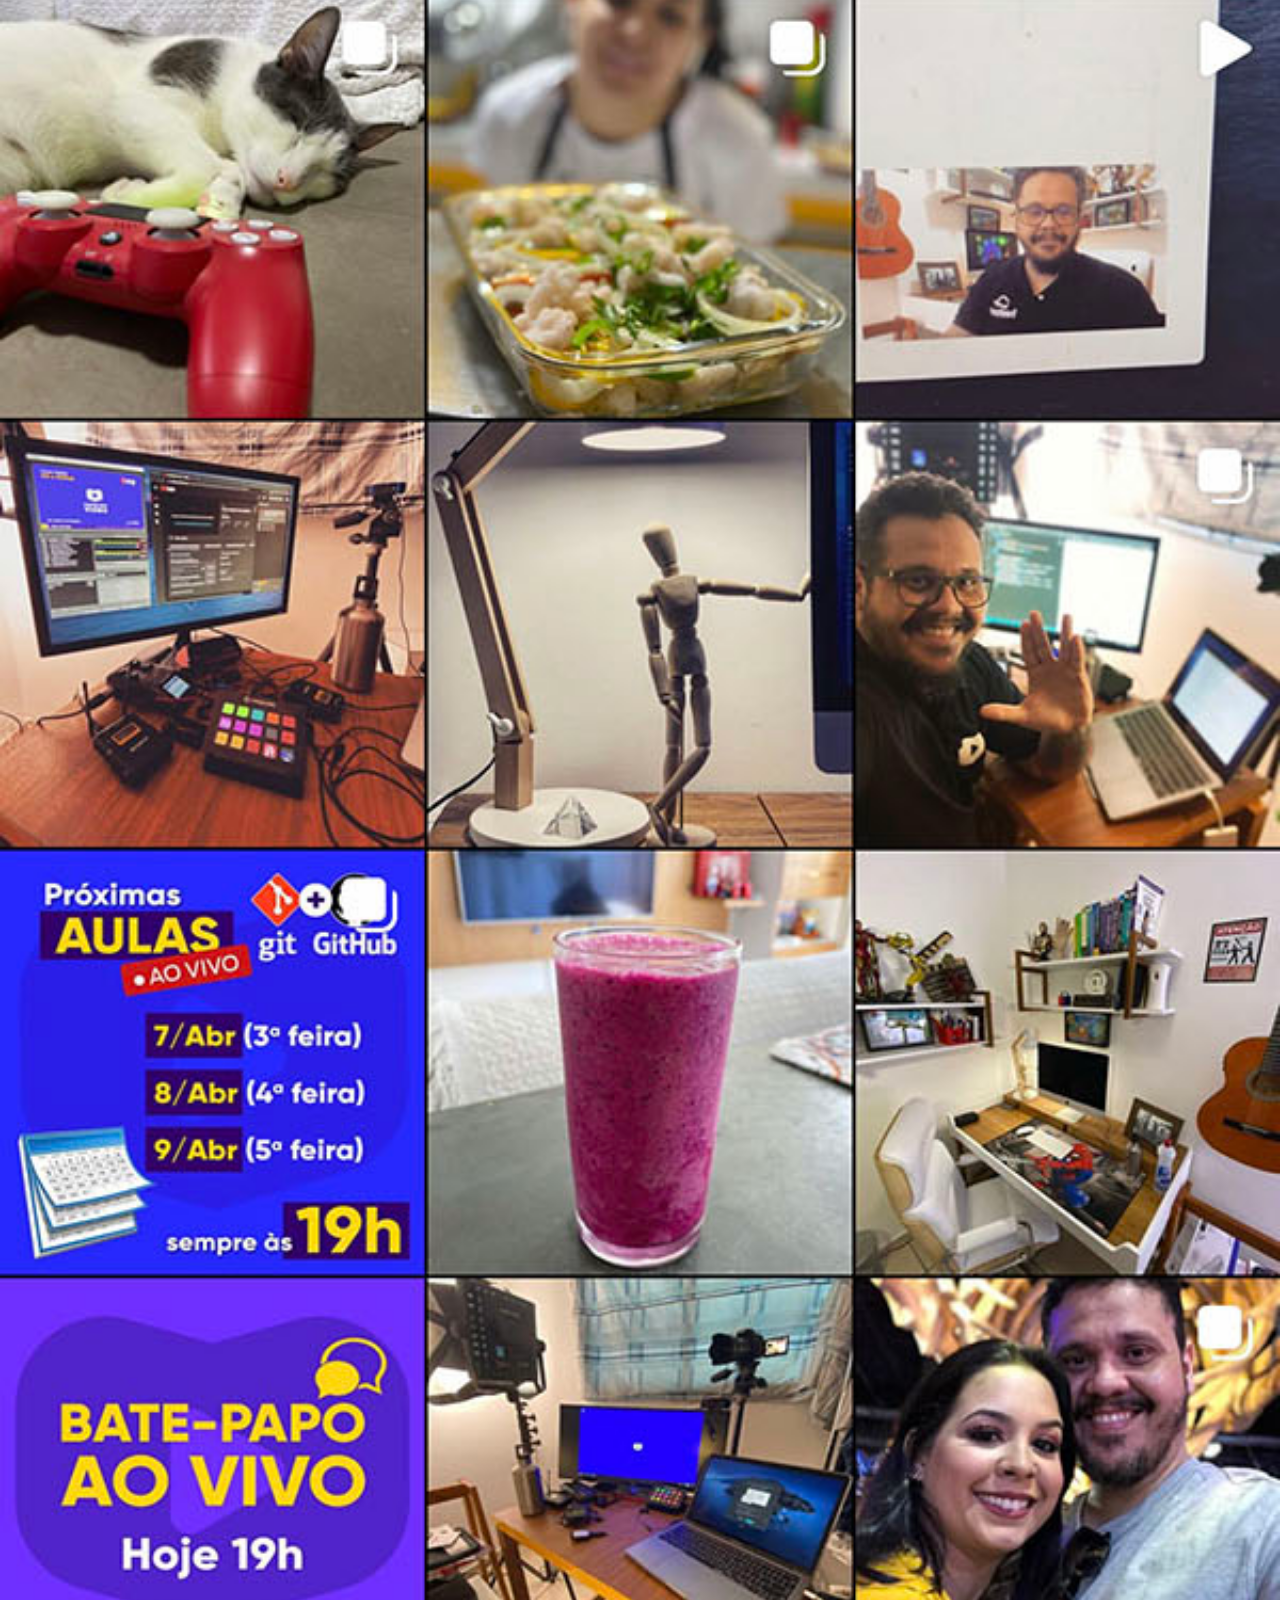
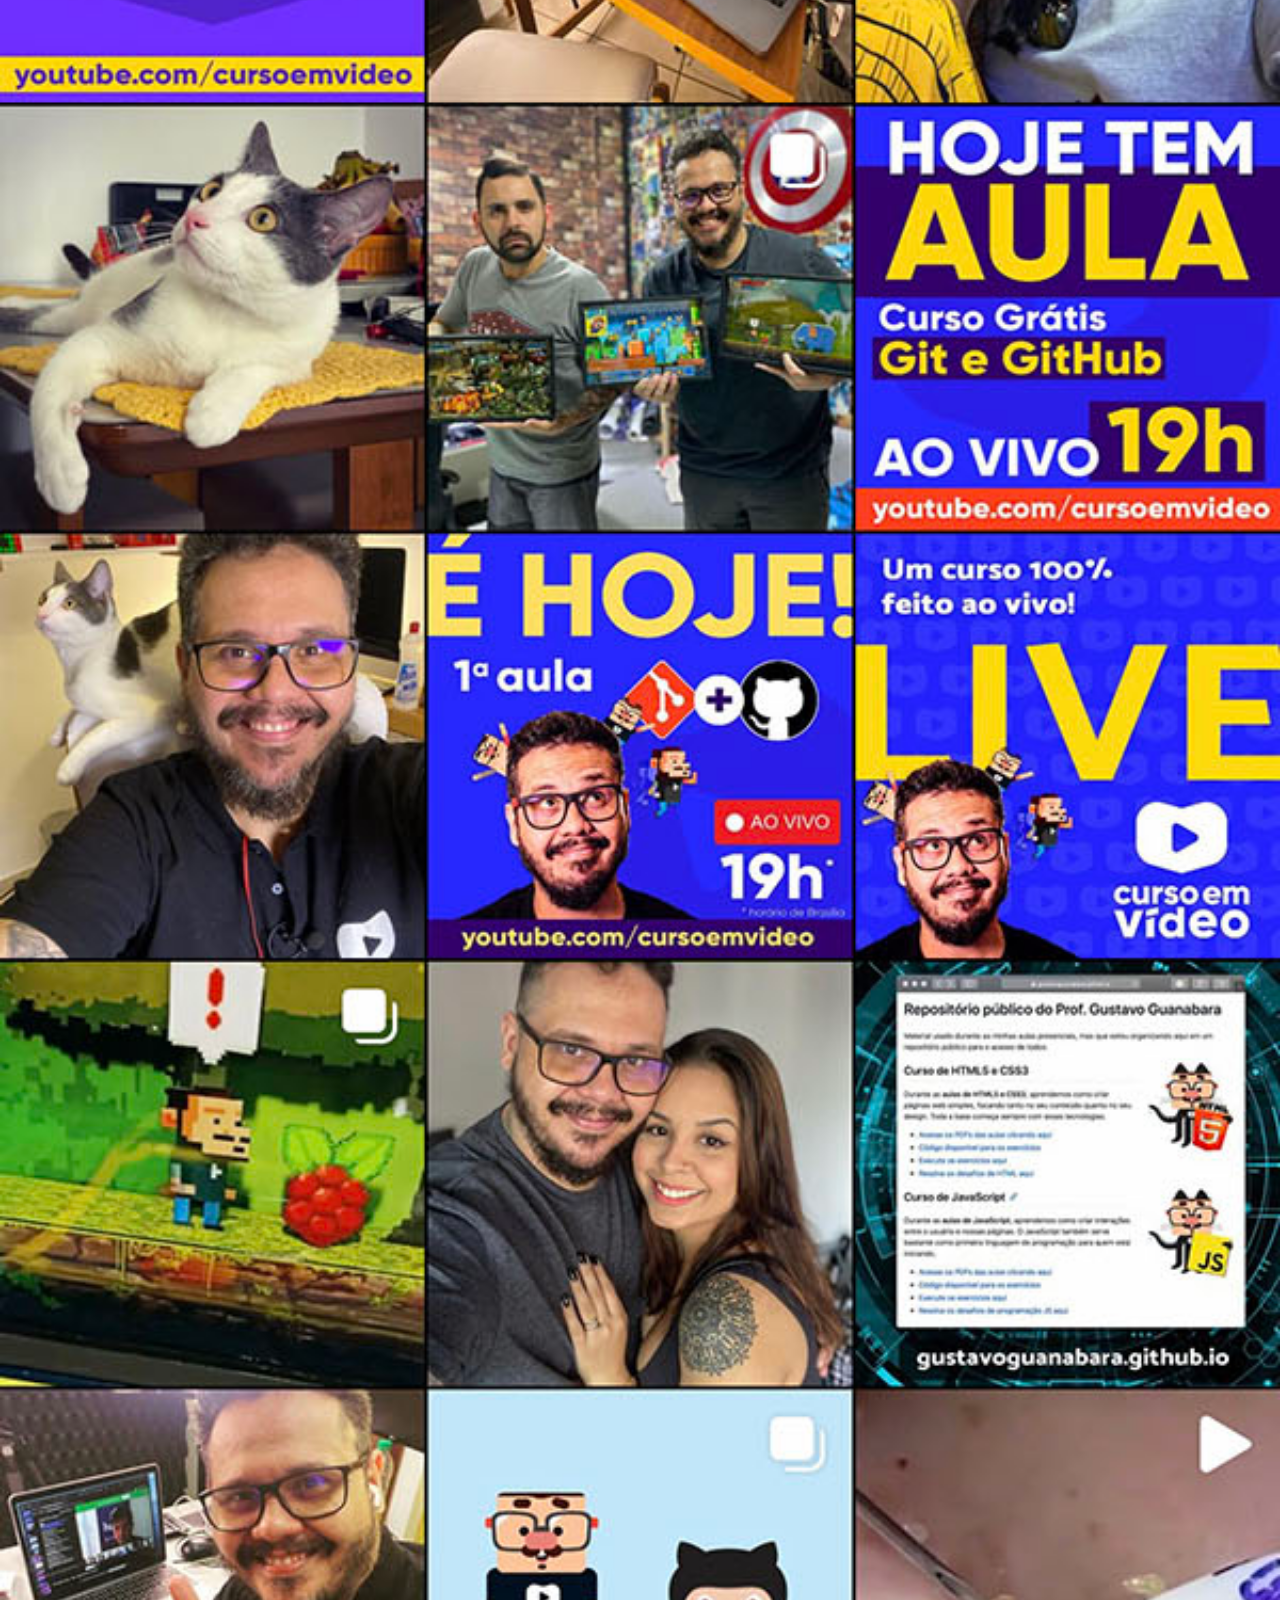
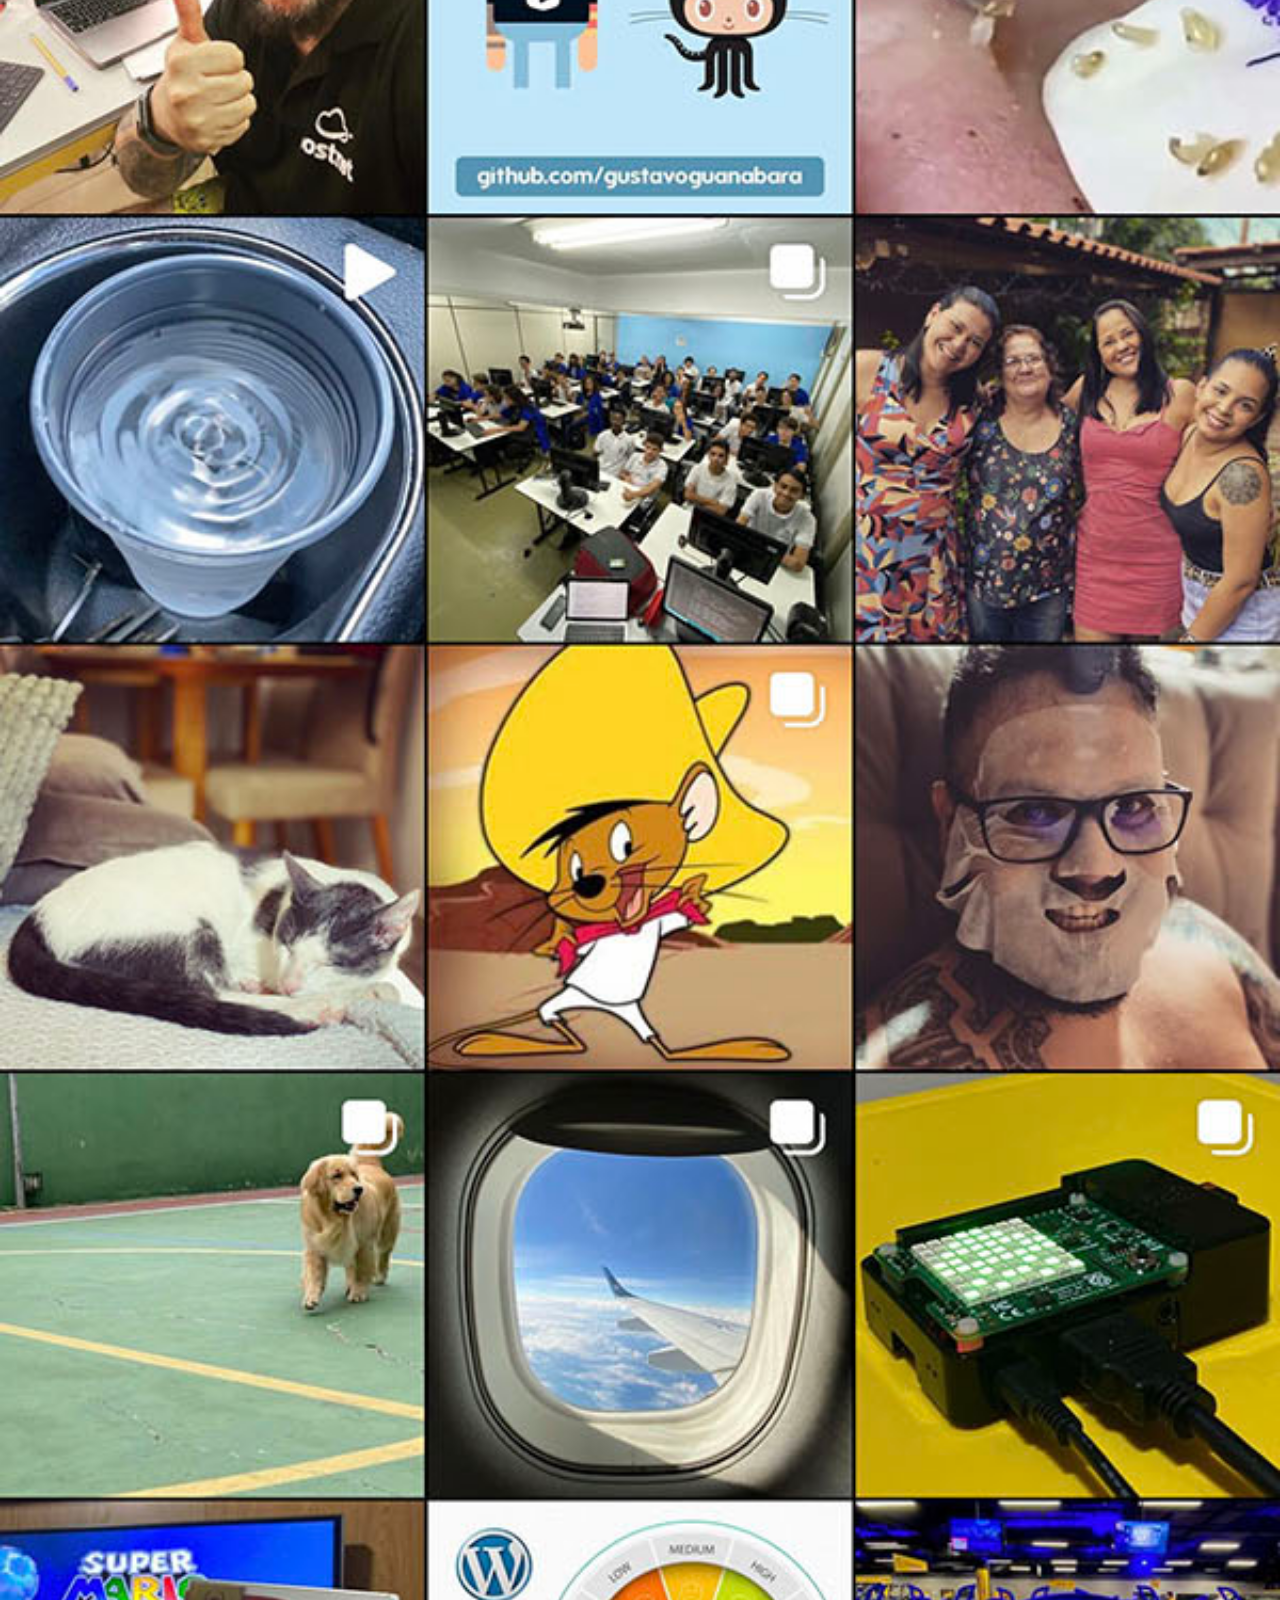
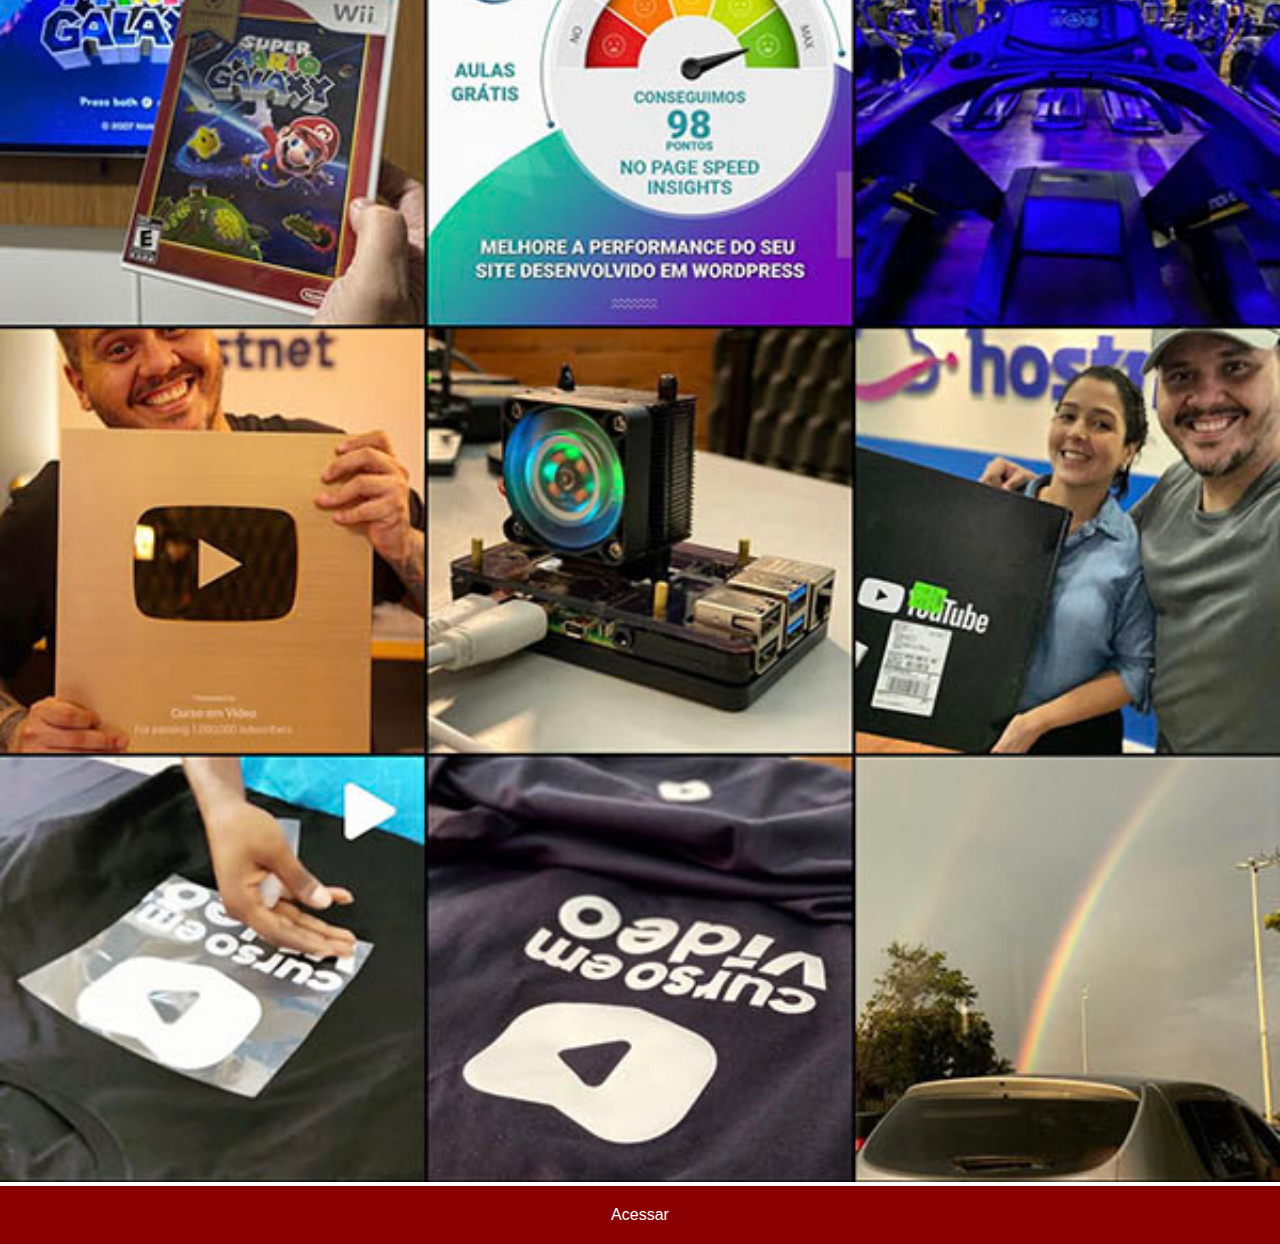
<file: ig.html>
<!DOCTYPE html>
<html lang="en">
<head>
    <meta charset="UTF-8">
    <meta http-equiv="X-UA-Compatible" content="IE=edge">
    <meta name="viewport" content="width=device-width, initial-scale=1.0">
    <title>Document</title>
    <style>
        *{
            margin: 0px;
            padding: 0px;
            font-family: 'Franklin Gothic Medium', 'Arial Narrow', Arial, sans-serif;
        }
        ::-webkit-scrollbar{
            width: 0px;
            margin: 0px;
        }
        img{
        width: 100vw;
        }
        a{
            display: block;
            background-color: darkred;
            padding: 20px;
            text-align: center;
            color: white;
            text-decoration: none;
        }
        a:hover{
            background-color: rgb(105, 8, 8);
            transform: translate(-3px, -3px);
    box-shadow: 5px 5px 10px black;
    transition: transform 0.5s, border 1px;
        }
            </style>
        </head>
        <body>
            <img src="imagens/tela-instagram.jpg" alt="">
            <a href="https://instagram.com/gustavoguanabara" target="_blank">Acessar</a>
        </body>
        </html>
</file>
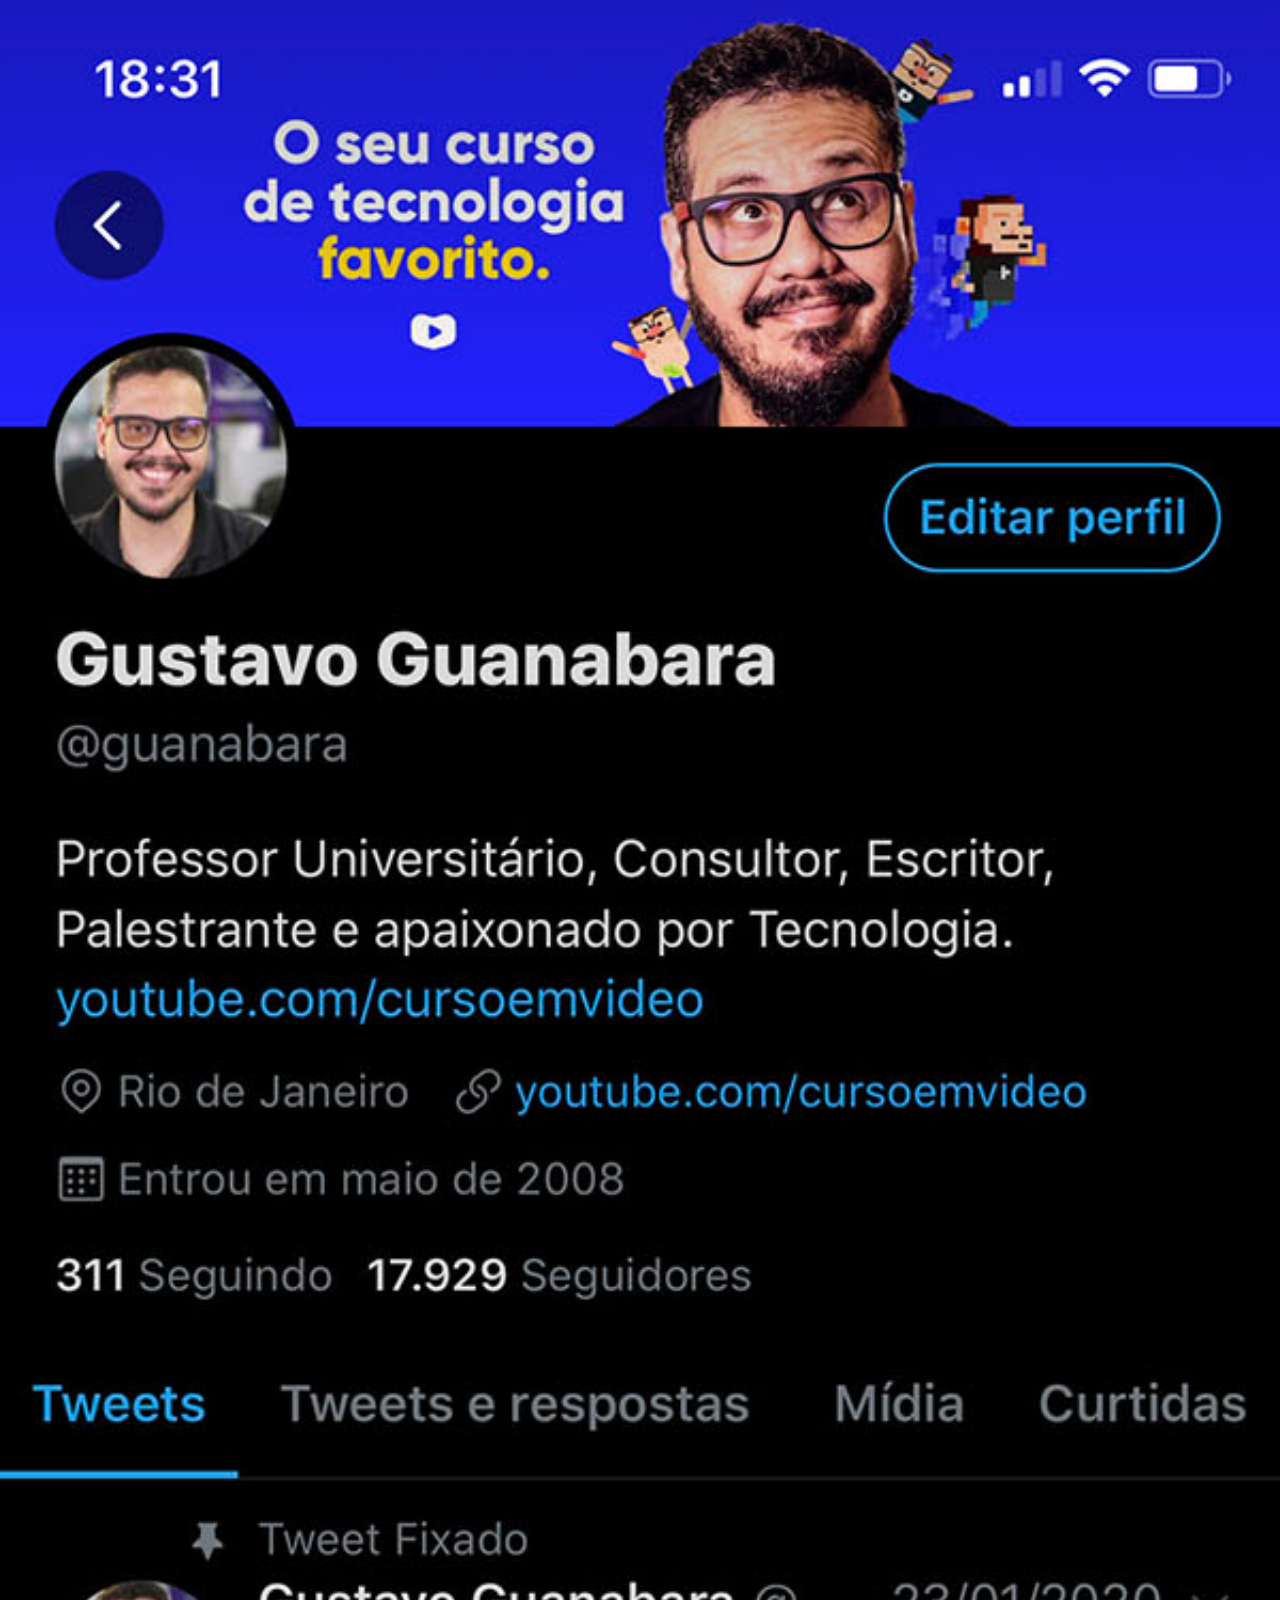
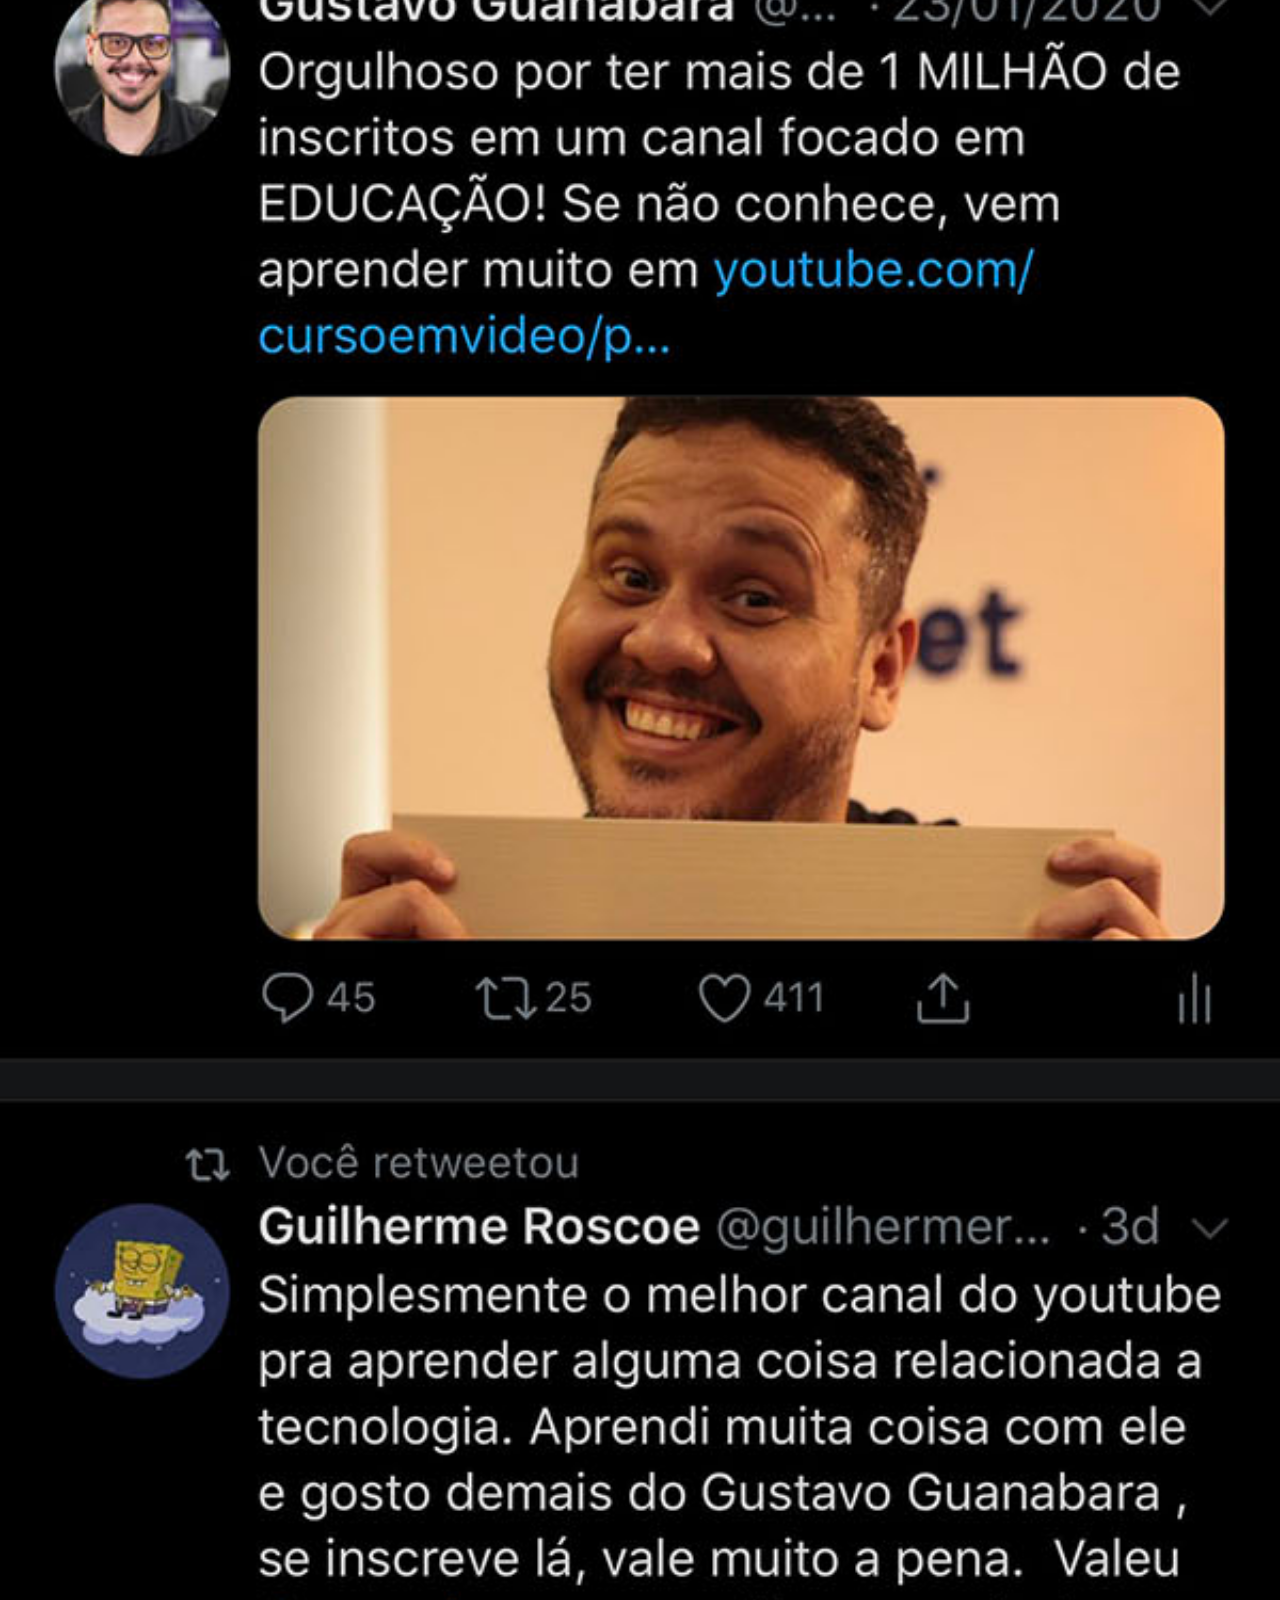
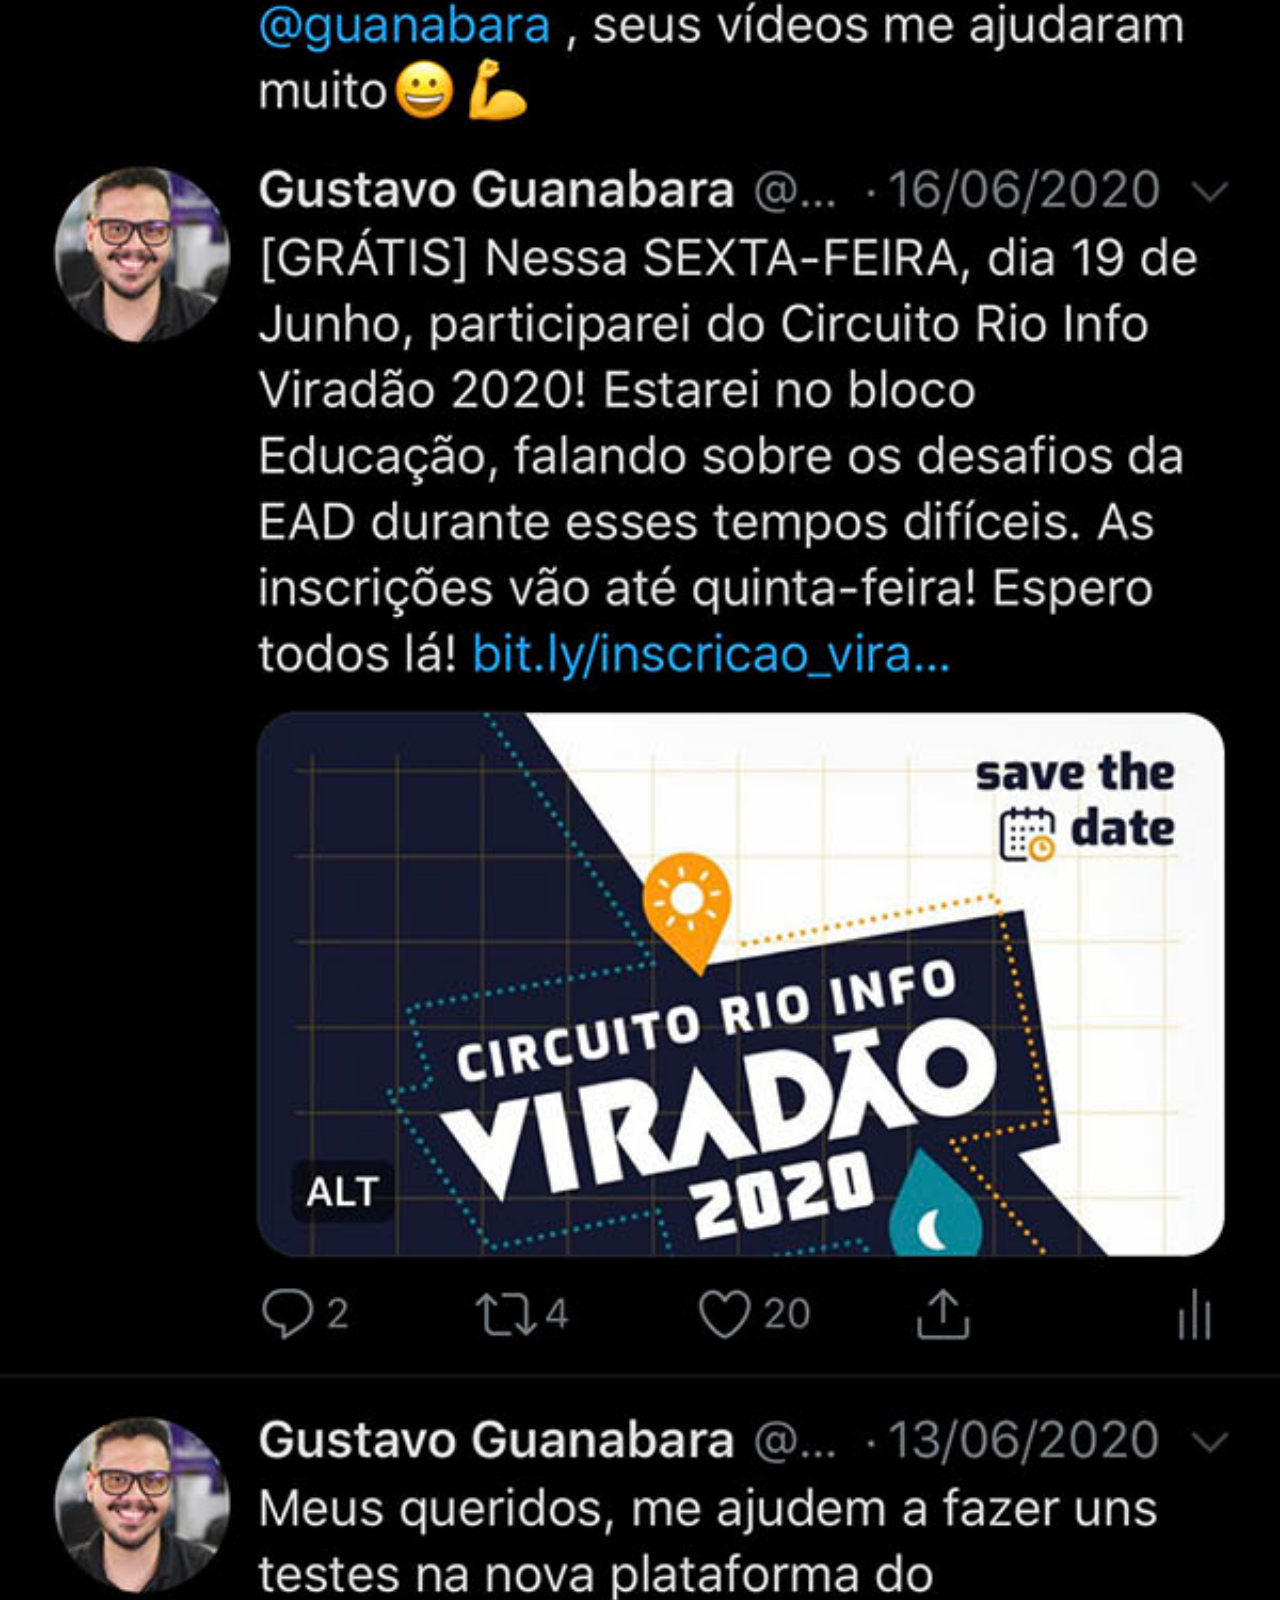
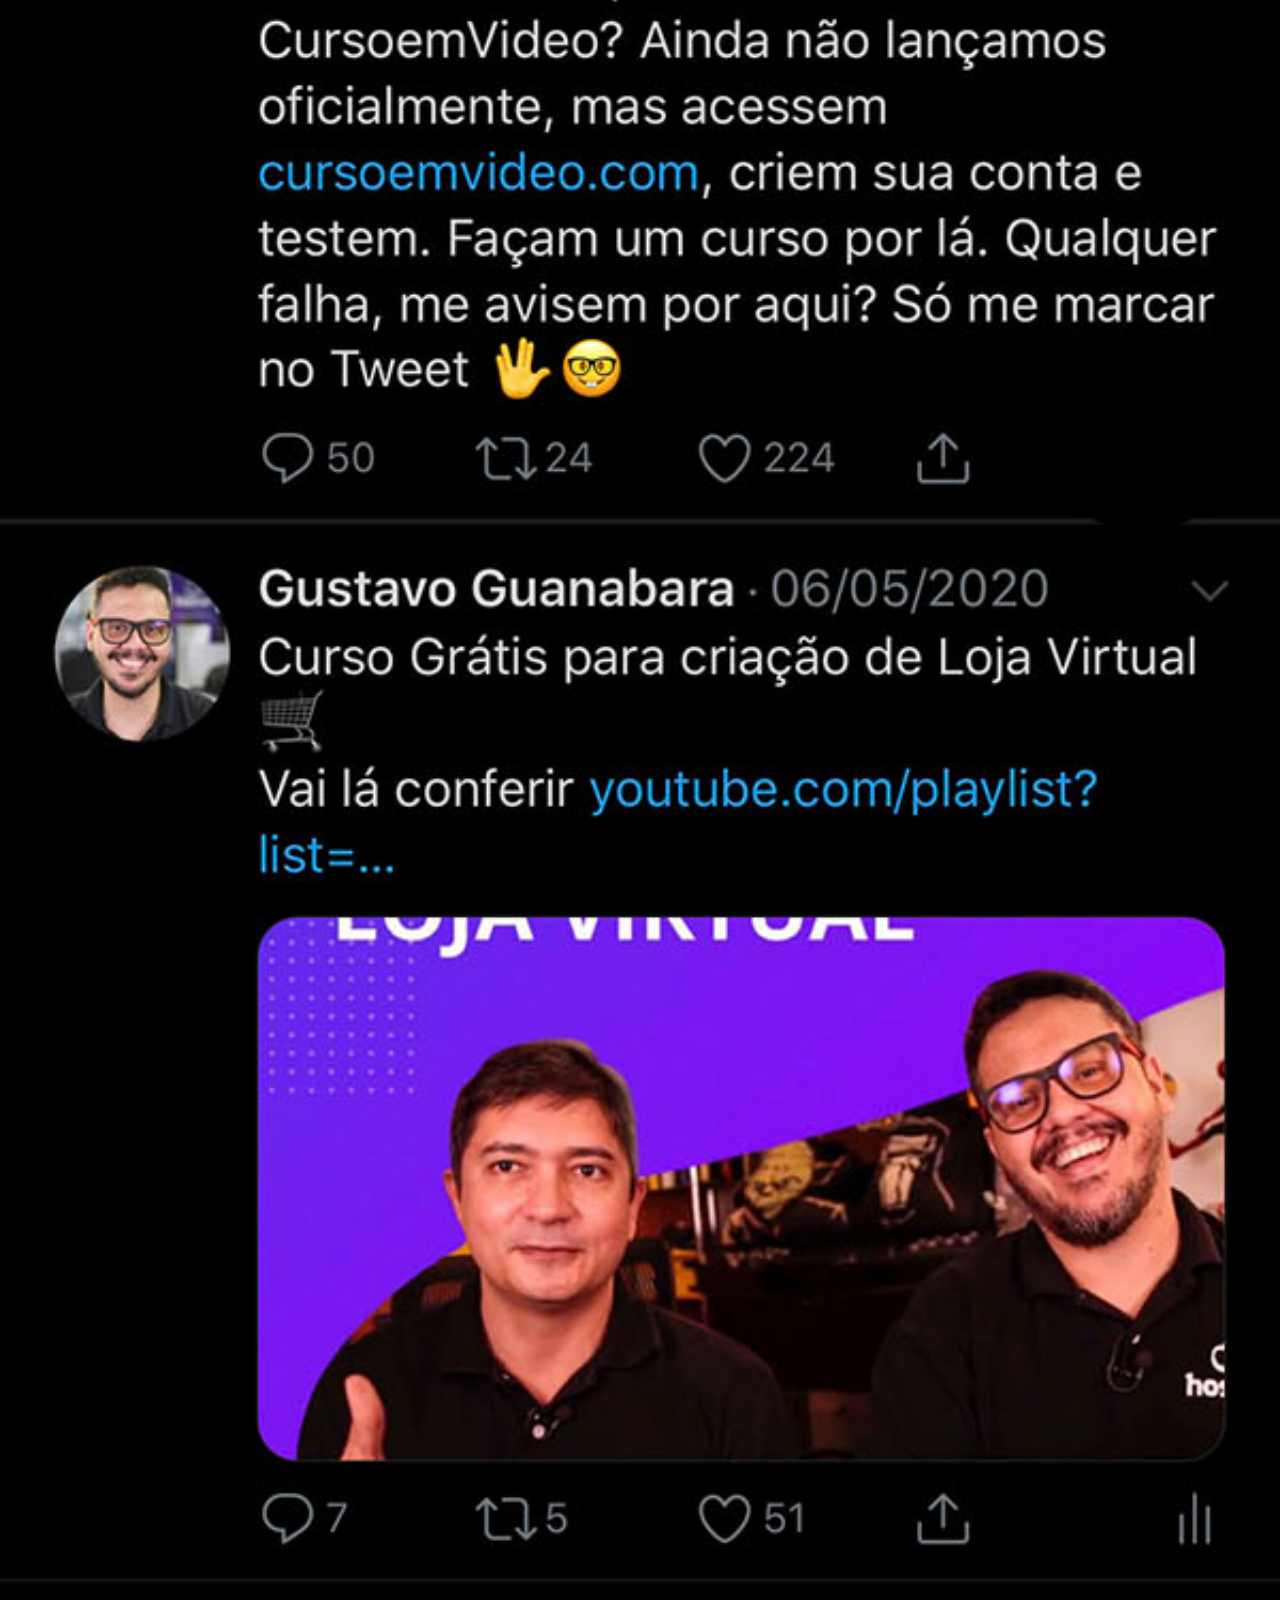
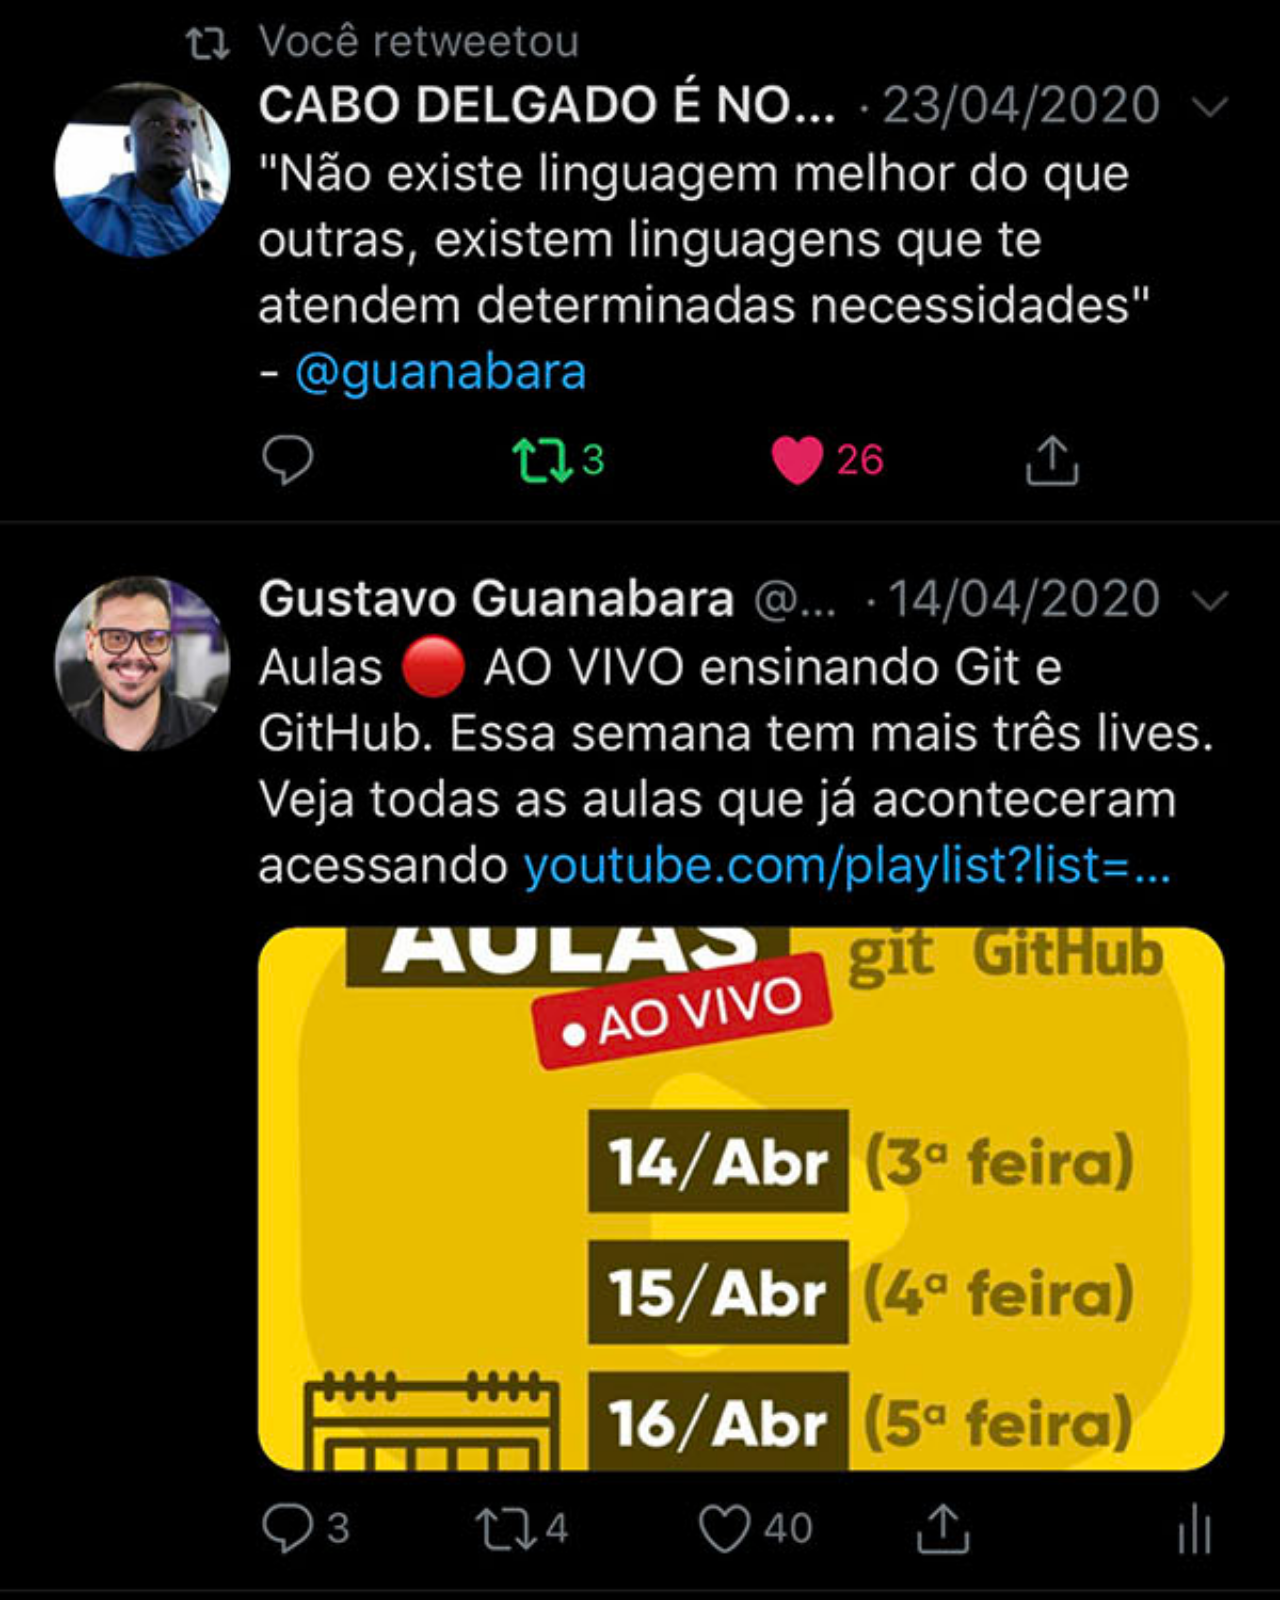
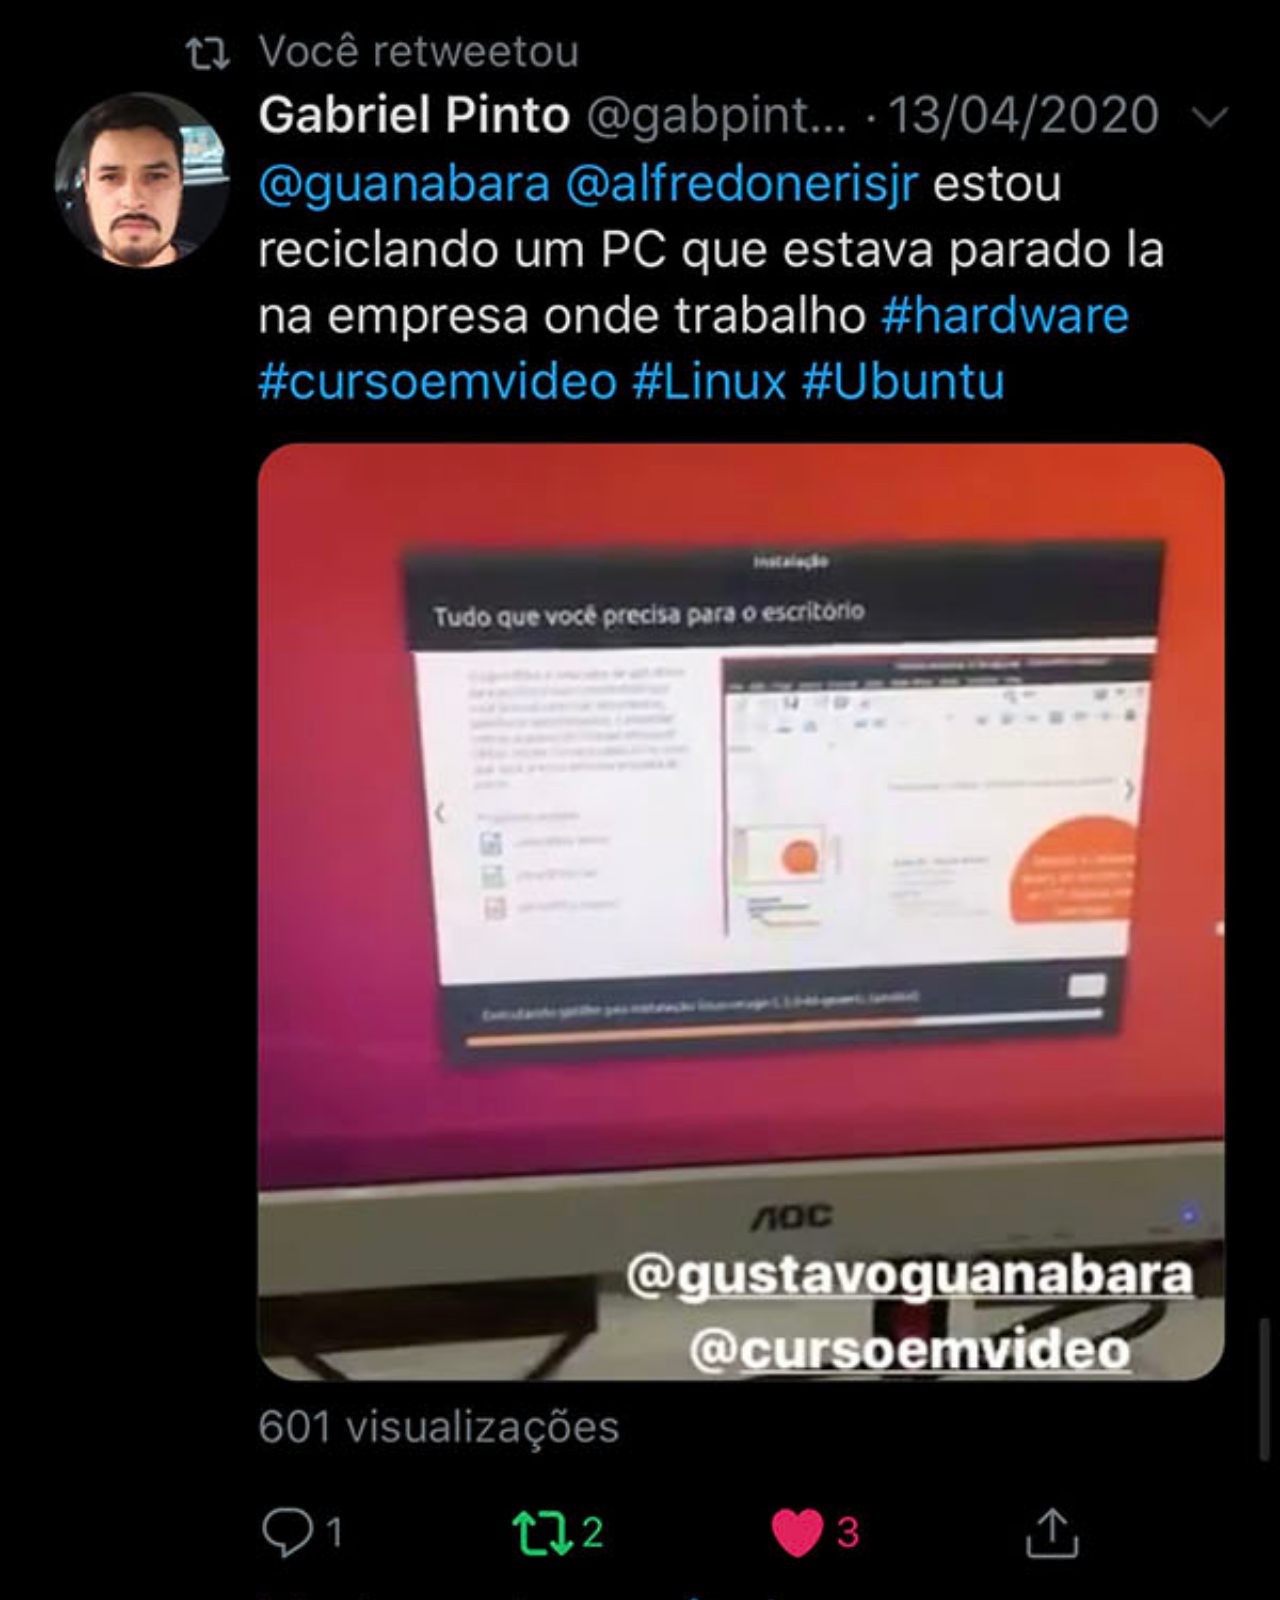
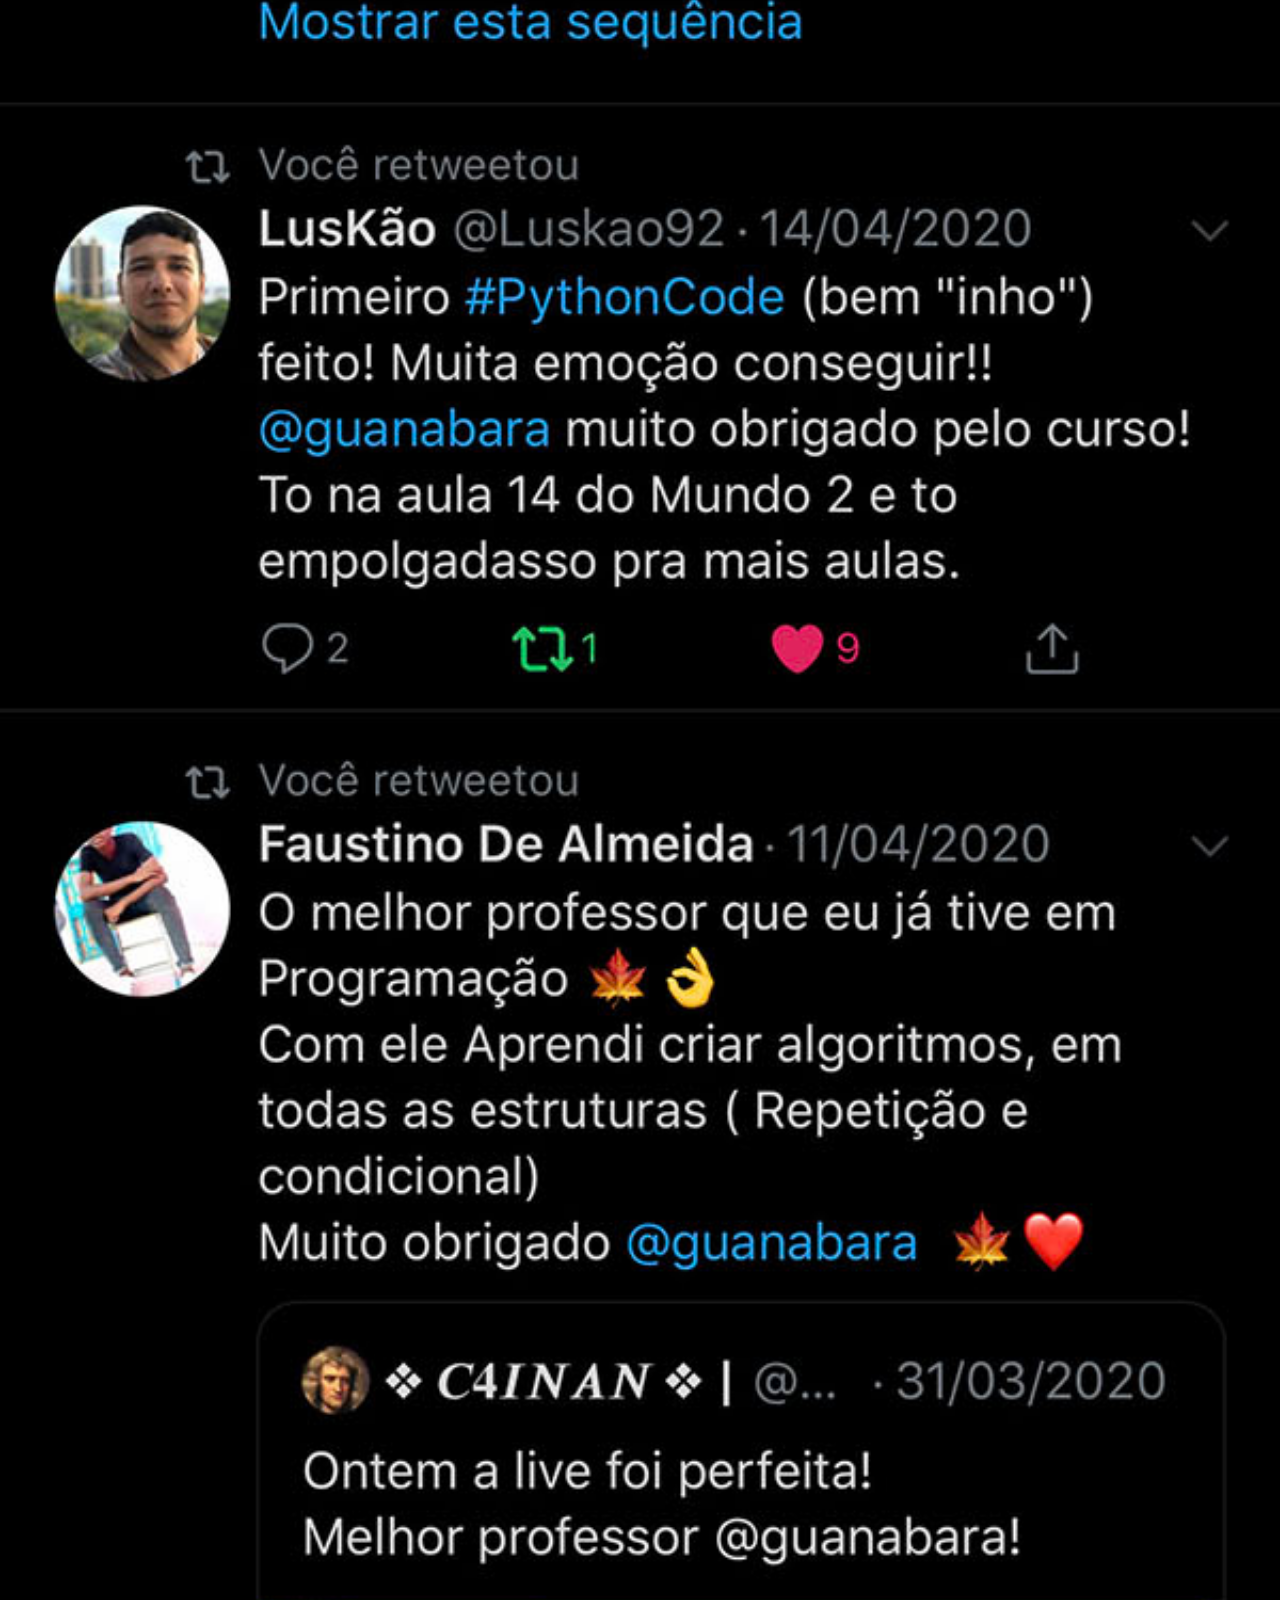
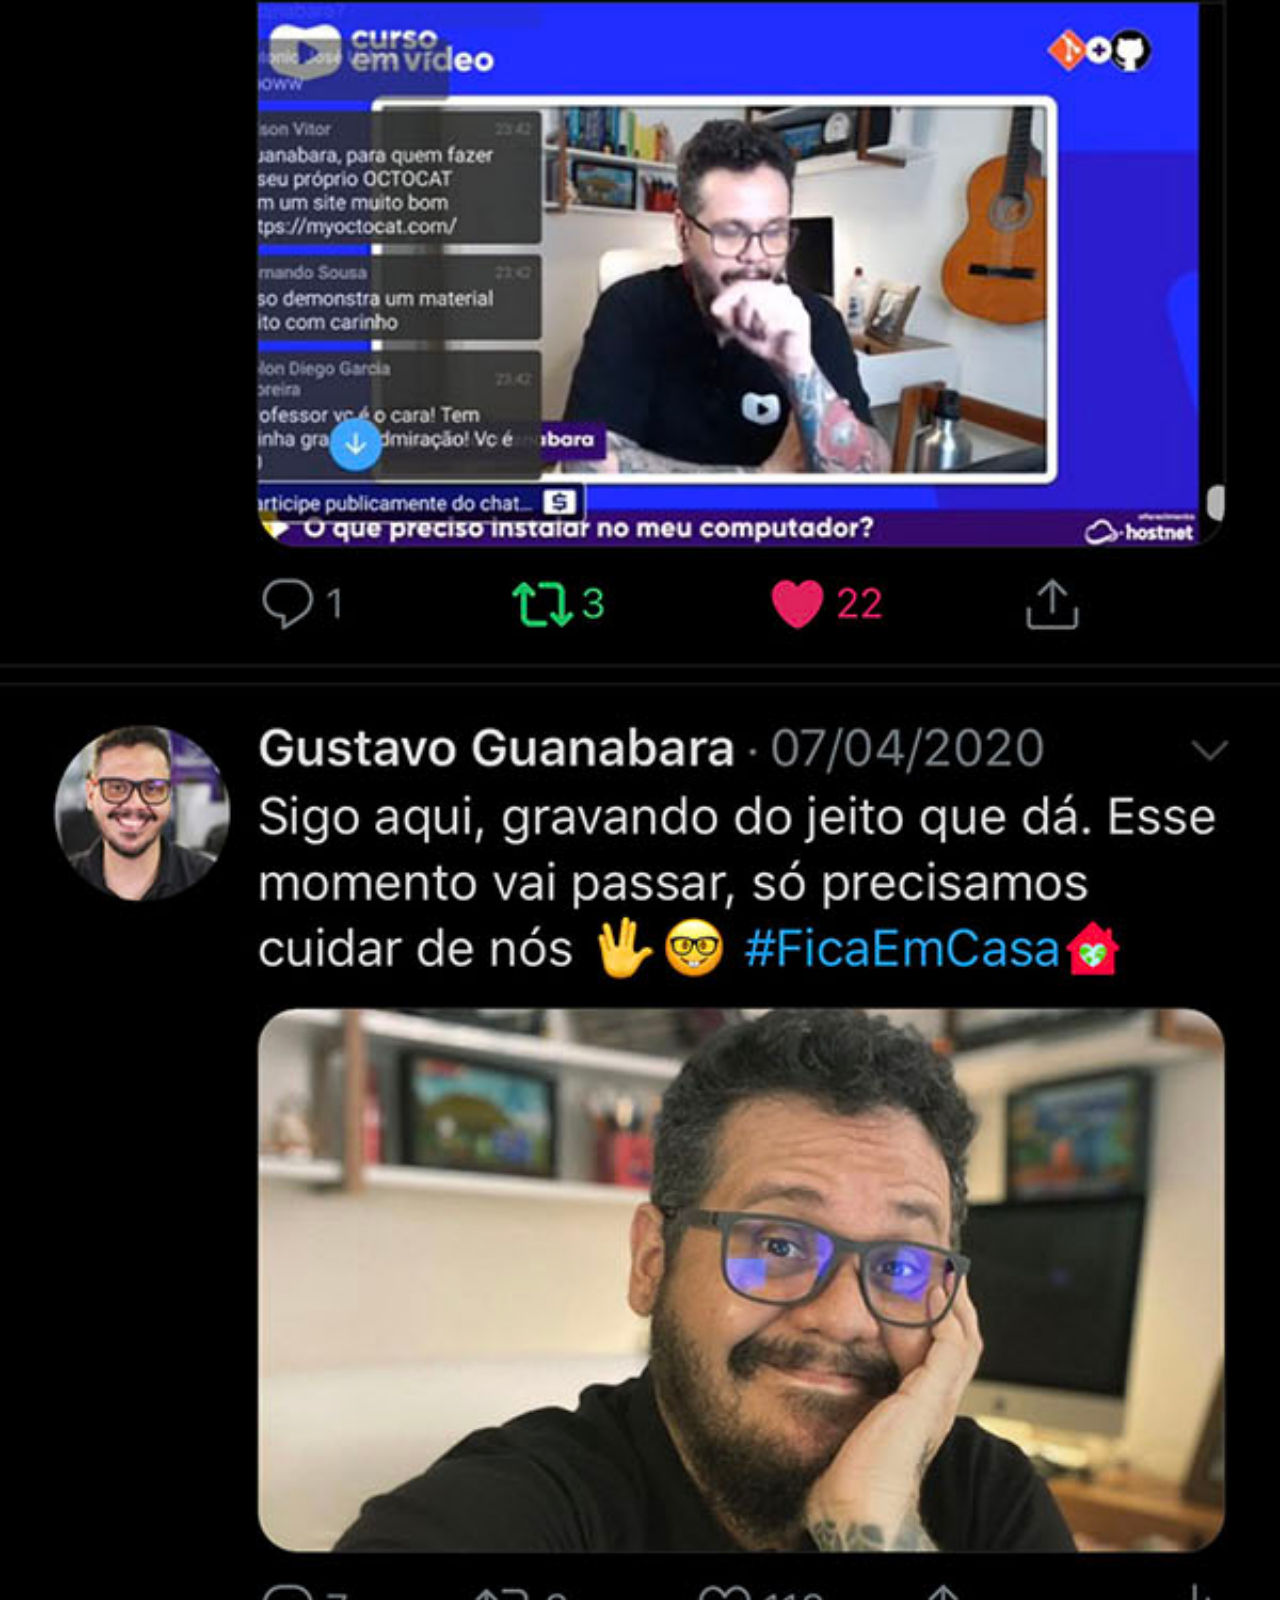
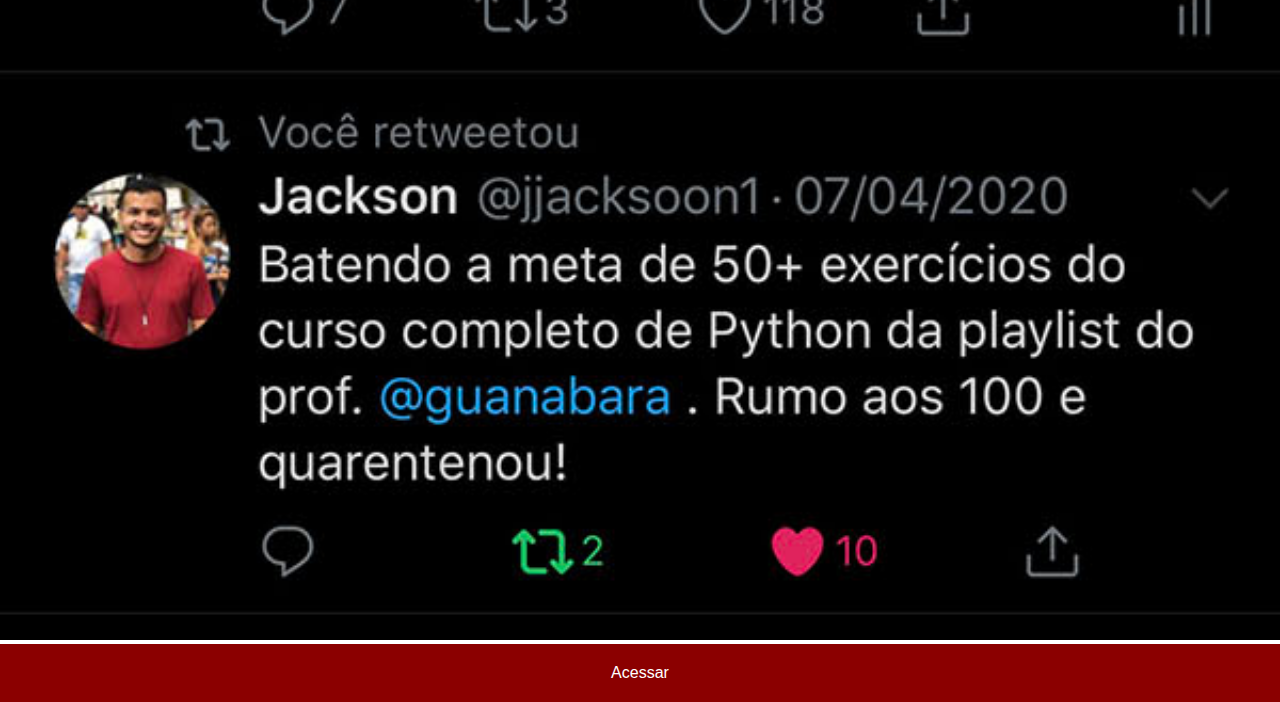
<file: tt.html>
<!DOCTYPE html>
<html lang="en">
<head>
    <meta charset="UTF-8">
    <meta http-equiv="X-UA-Compatible" content="IE=edge">
    <meta name="viewport" content="width=device-width, initial-scale=1.0">
    <title>Document</title>
     <style>
        *{
            margin: 0px;
            padding: 0px;
            font-family: 'Franklin Gothic Medium', 'Arial Narrow', Arial, sans-serif;
        }
        ::-webkit-scrollbar{
            width: 0px;
            margin: 0px;
        }
        img{
        width: 100vw;
        }
        a{
            display: block;
            background-color: darkred;
            padding: 20px;
            text-align: center;
            color: white;
            text-decoration: none;
        }
        a:hover{
            background-color: rgb(105, 8, 8);
            transform: translate(-3px, -3px);
    box-shadow: 5px 5px 10px black;
    transition: transform 0.5s, border 1px;
        }
            </style>
        </head>
        <body>
            <img src="imagens/tela-twitter.jpg" alt="">
            <a href="https://twitter.com/guanabara" target="_blank">Acessar</a>
        </body>
        </html>
</file>
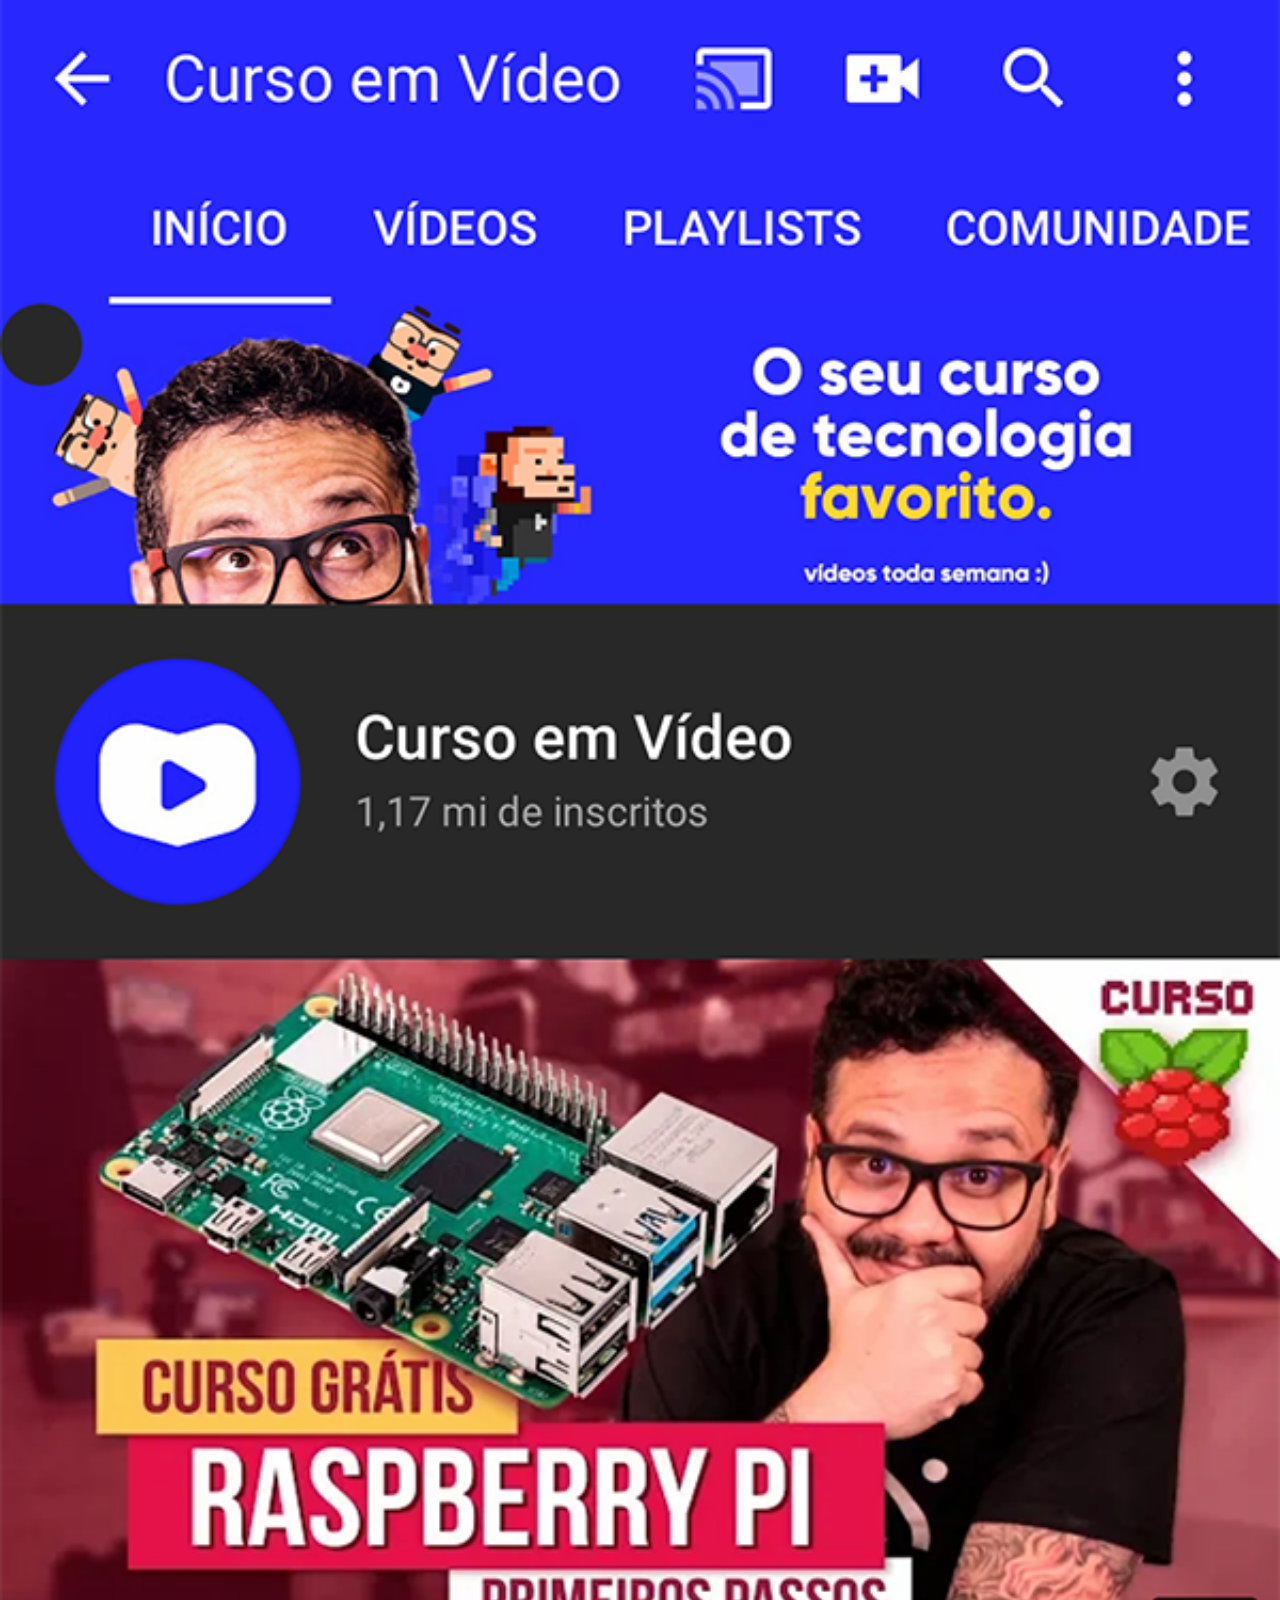
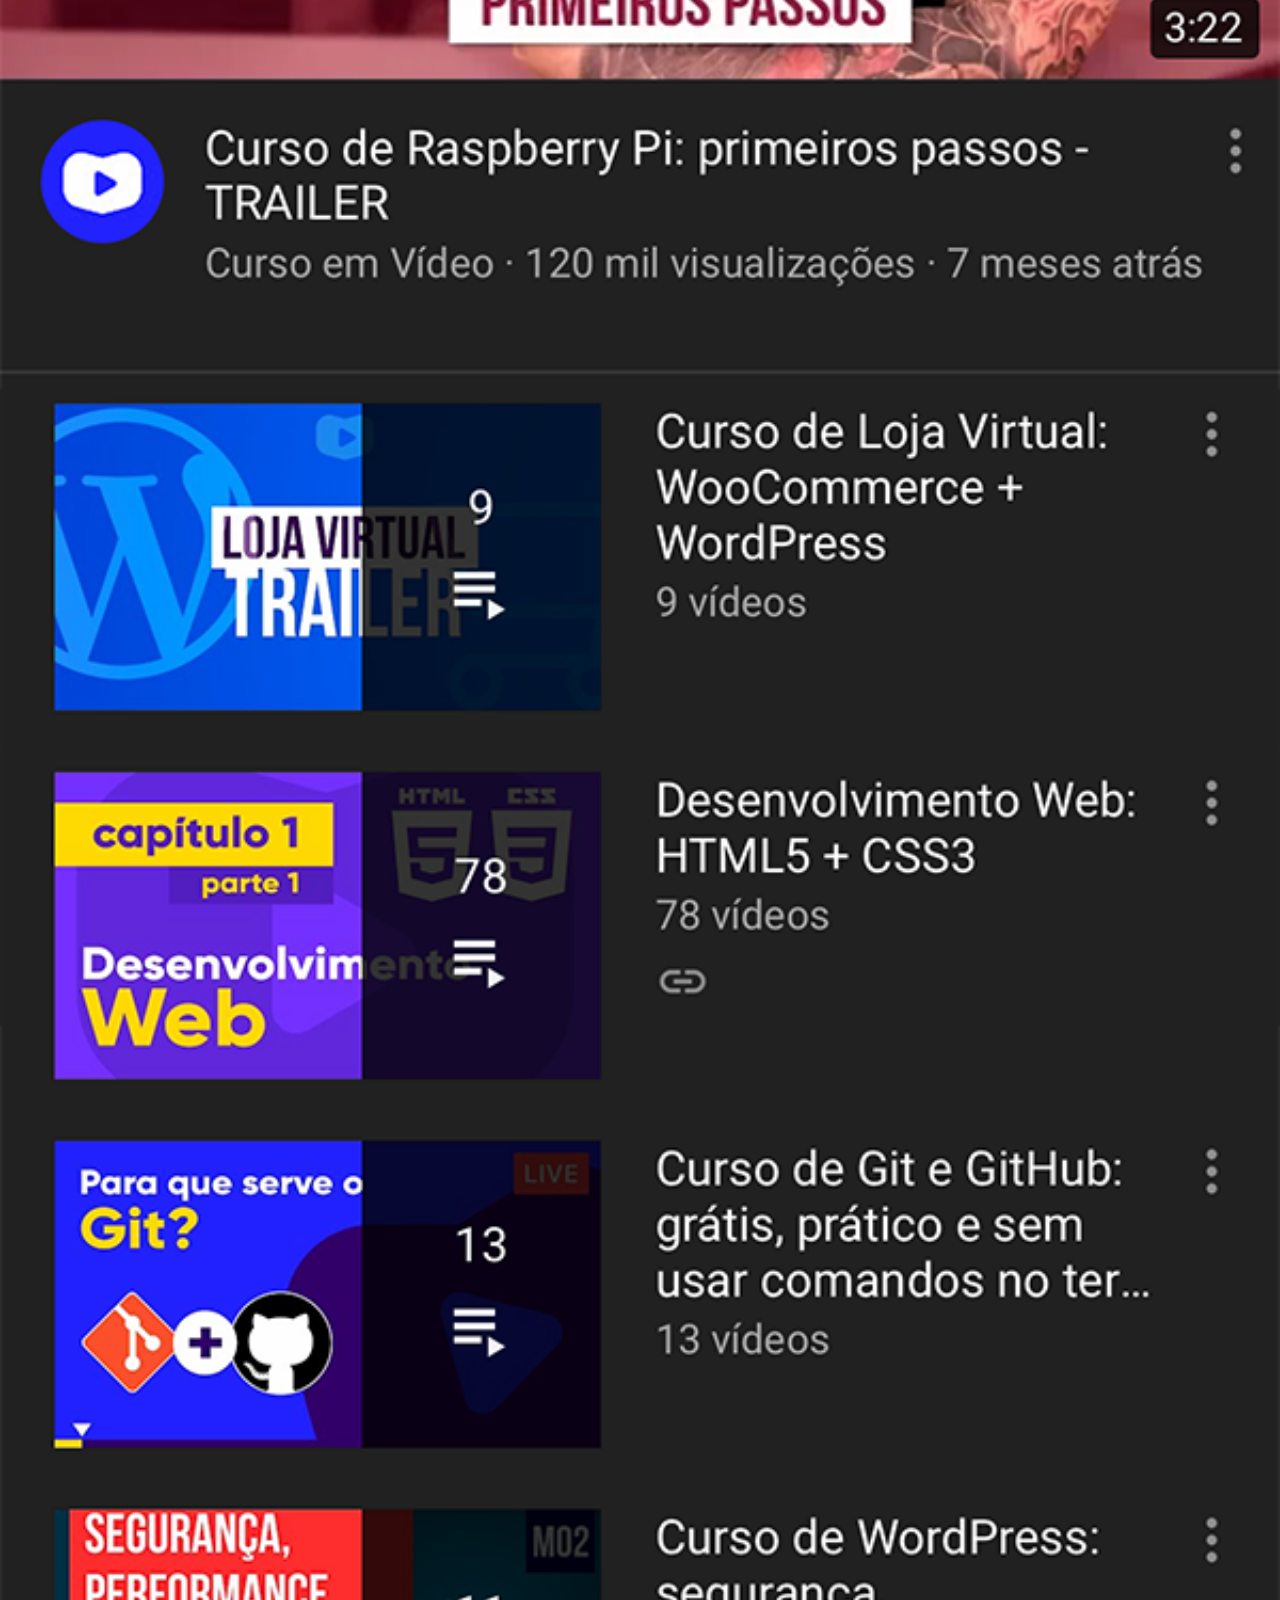
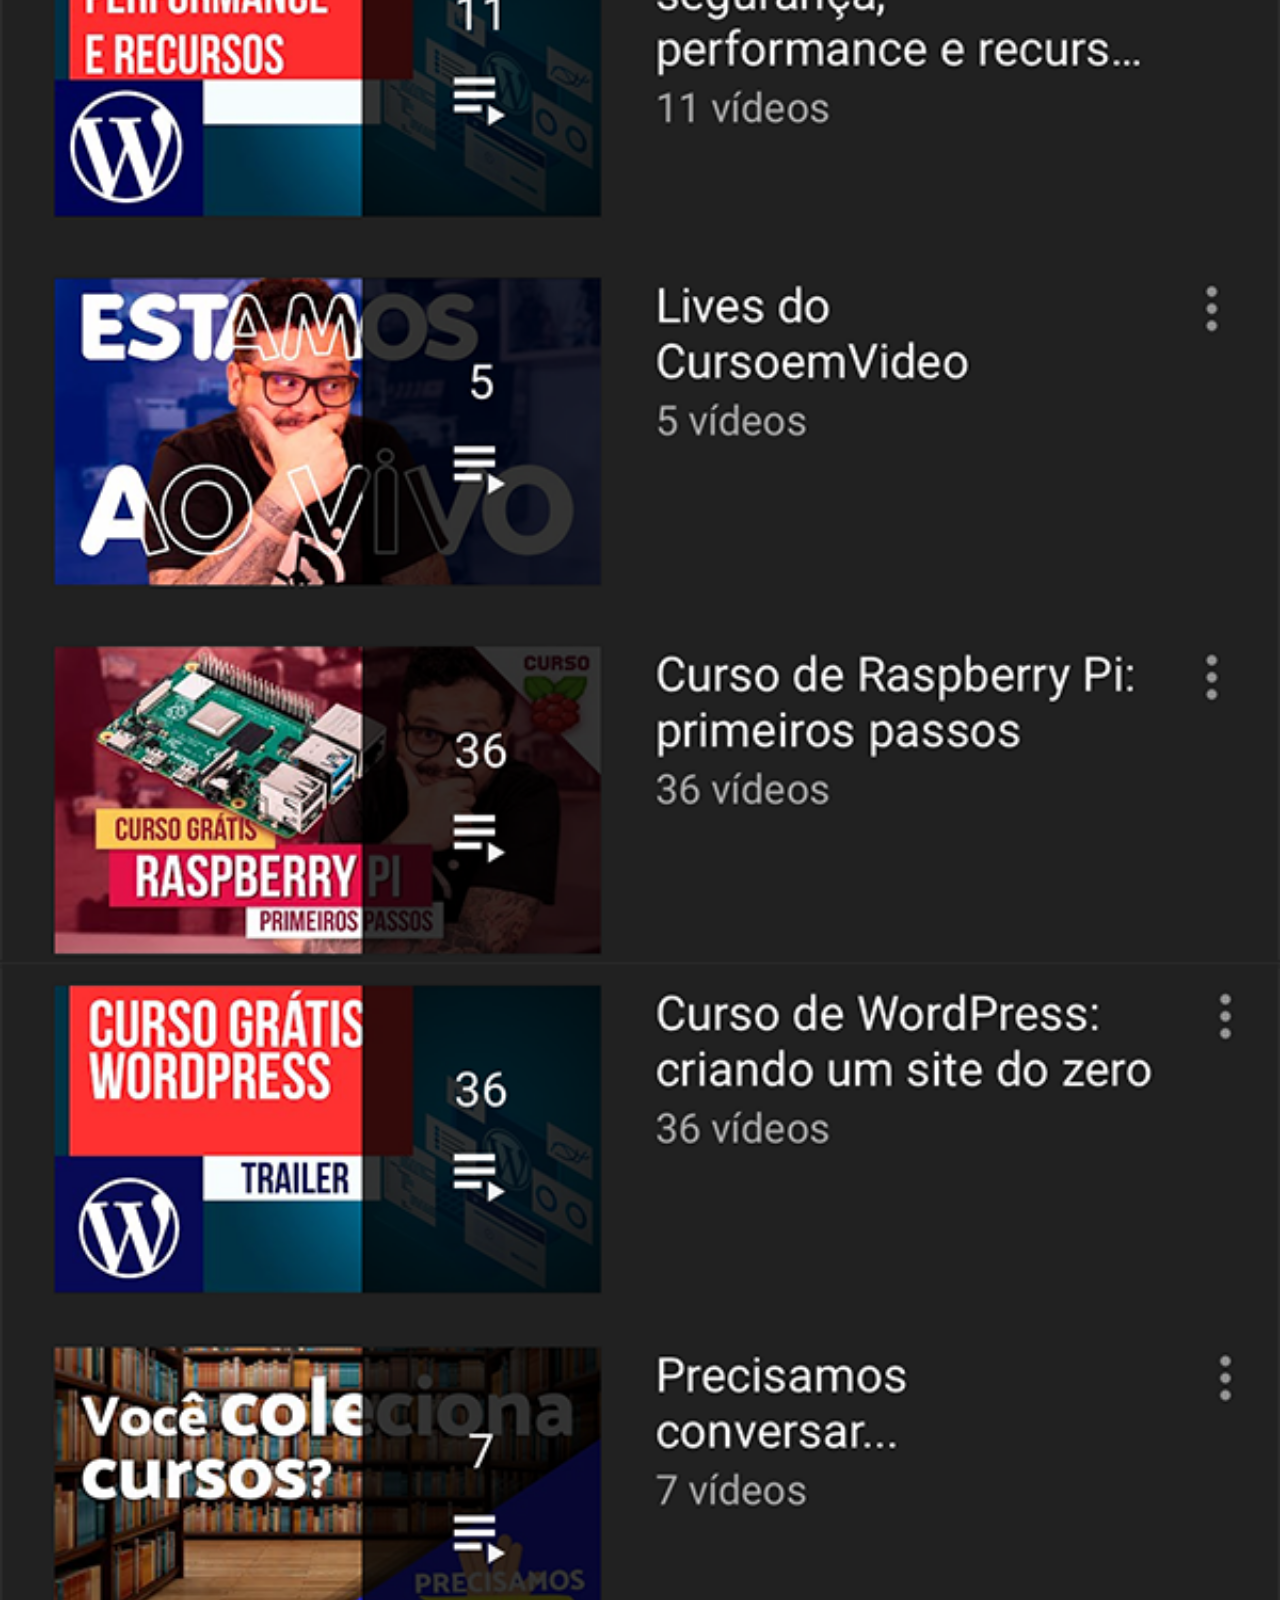
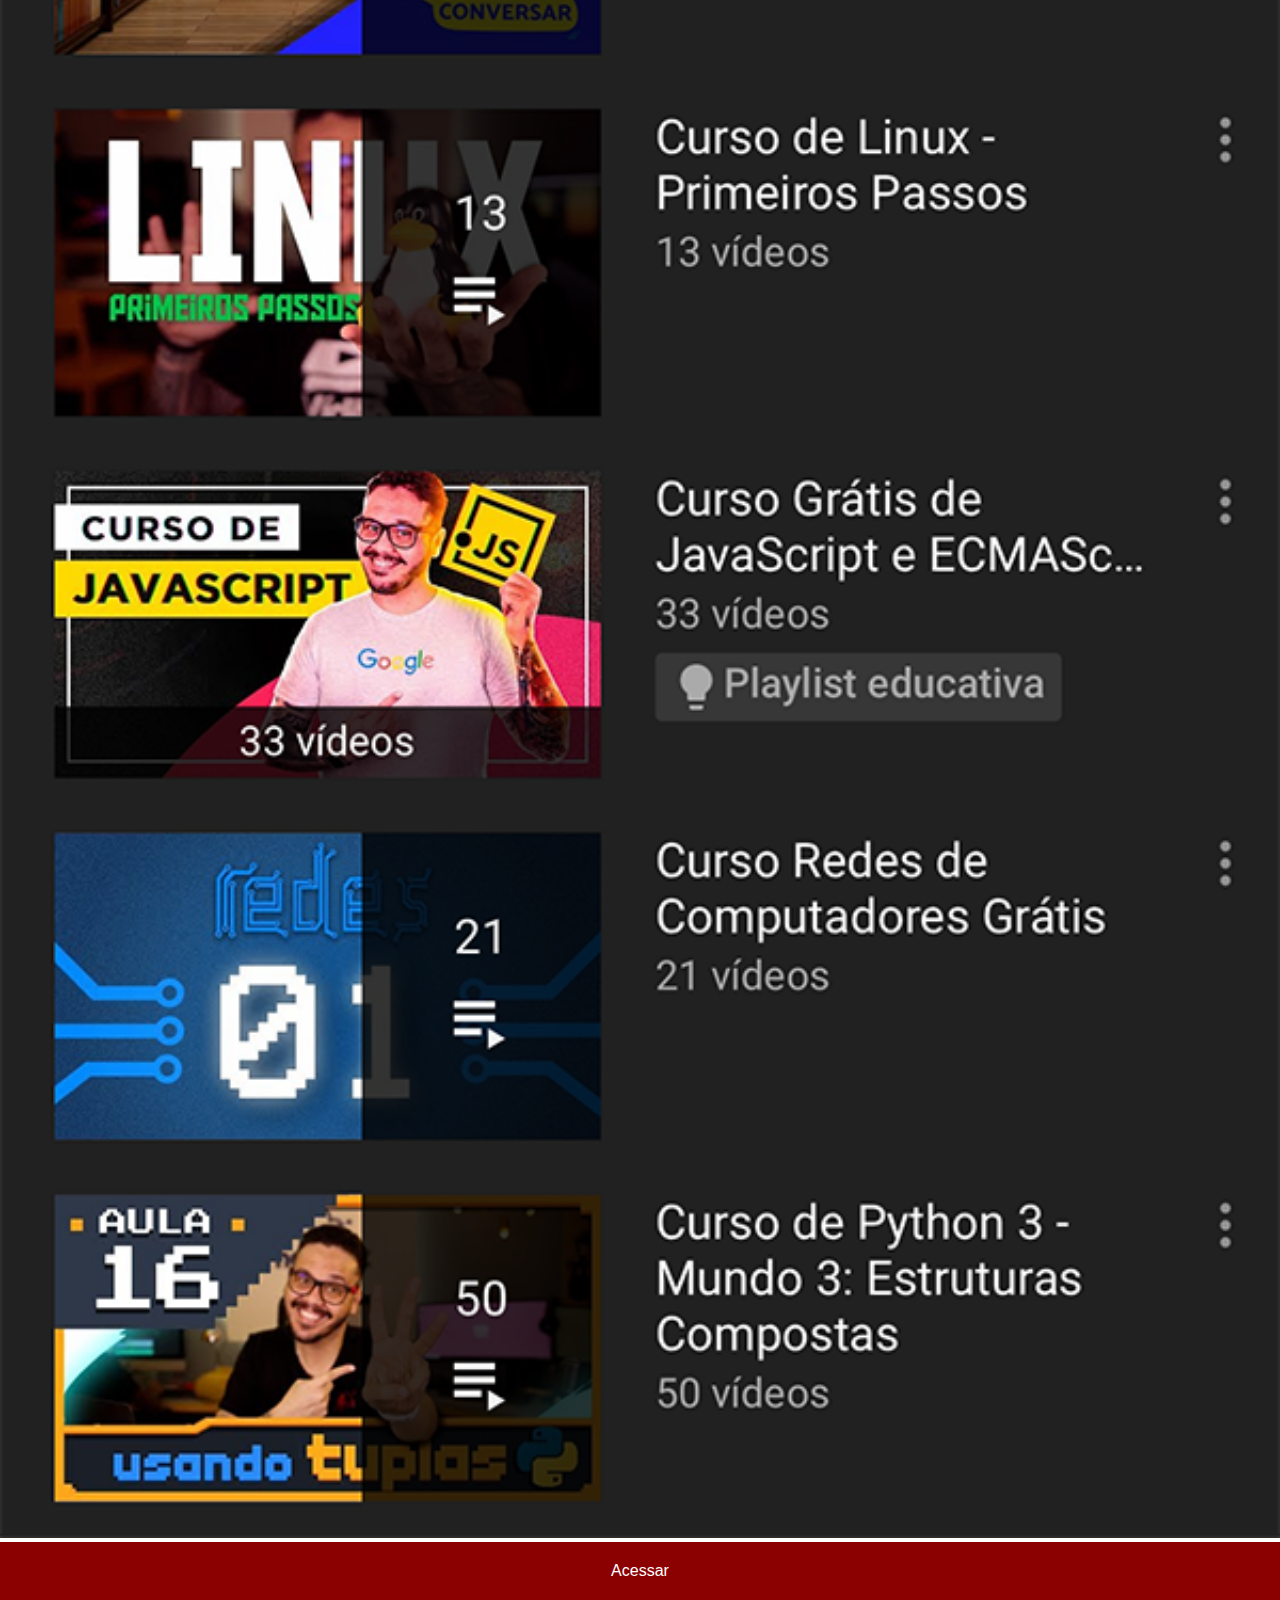
<file: yt.html>
<!DOCTYPE html>
<html lang="en">
<head>
    <meta charset="UTF-8">
    <meta http-equiv="X-UA-Compatible" content="IE=edge">
    <meta name="viewport" content="width=device-width, initial-scale=1.0">
    <title>Document</title>
    <style>
*{
    margin: 0px;
    padding: 0px;
    font-family: 'Franklin Gothic Medium', 'Arial Narrow', Arial, sans-serif;
}
::-webkit-scrollbar{
    width: 0px;
    margin: 0px;
}
img{
width: 100vw;
}
a{
    display: block;
    background-color: darkred;
    padding: 20px;
    text-align: center;
    color: white;
    text-decoration: none;
}
a:hover{
            background-color: rgb(105, 8, 8);
            transform: translate(-3px, -3px);
    box-shadow: 5px 5px 10px black;
    transition: transform 0.5s, border 1px;
        }
    </style>
</head>
<body>
    <img src="imagens/tela-youtube.png" alt="yt">
    <a href="https://youtube.com/cursoemvideo" target="_blank">Acessar</a>
</body>
</html>
</file>
<file: styles/style.css>
@charset "UTF-8";

*{
    margin: 0px;
    padding: 0px;
    font-family: 'Franklin Gothic Medium', 'Arial Narrow', Arial, sans-serif;
}
html, body {
    height: 100vh;
    width:  100vw;
    background-color: black;
}
body{
    background-image: url(../imagens/fundo-madeira.jpg);
    background-repeat: no-repeat;
    background-position: top center;
    background-size: cover;
    background-attachment: fixed;
}
main{
    height: 100vh;
    position: relative;
  
}
section#tlf {
    position: absolute;
    top: 50%;
    left:50%;
    transform: translate(-50%, -50%);  
    height: 627px;
    width:  311px;
    
      
      background-image: url(../imagens/frame-iphone.png);
      background-repeat: no-repeat;
}
iframe#tela{
    position: relative;
    top: 80px;
    left: 22px;
    width: 270px;
    height: 471px;
}
section#socials{
    text-align: right;
}
section#socials > a > img {
    width: 50px;
    height: 50px;
    margin: 10px;
    border-radius: 50%;
    box-shadow: 2px 2px 5px black;
    box-sizing: border-box;
}
section#socials > a > img:hover {
    border: 2px solid rgba(255, 255, 255, 0.671);
    transform: translate(-3px, -3px);
    box-shadow: 5px 5px 10px black;
    transition: transform 0.5s, border 1px;
}
</file>
